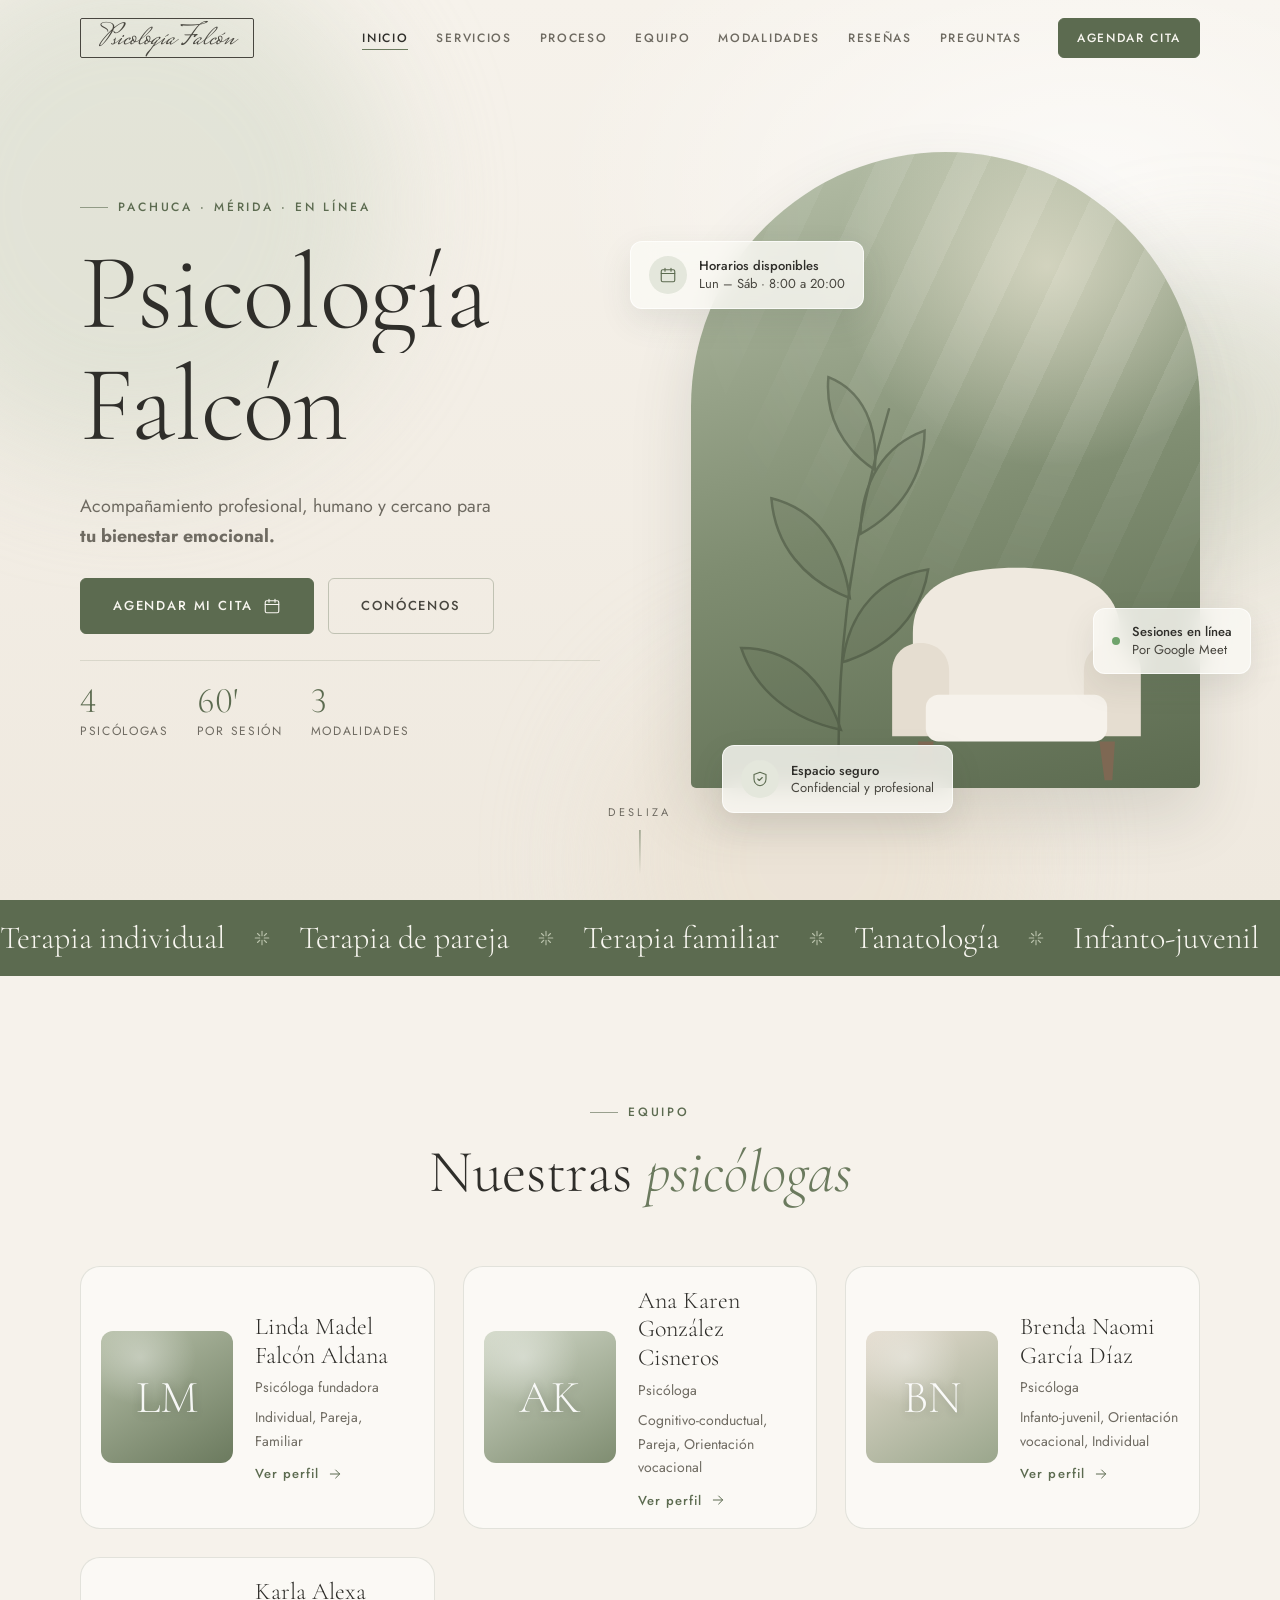
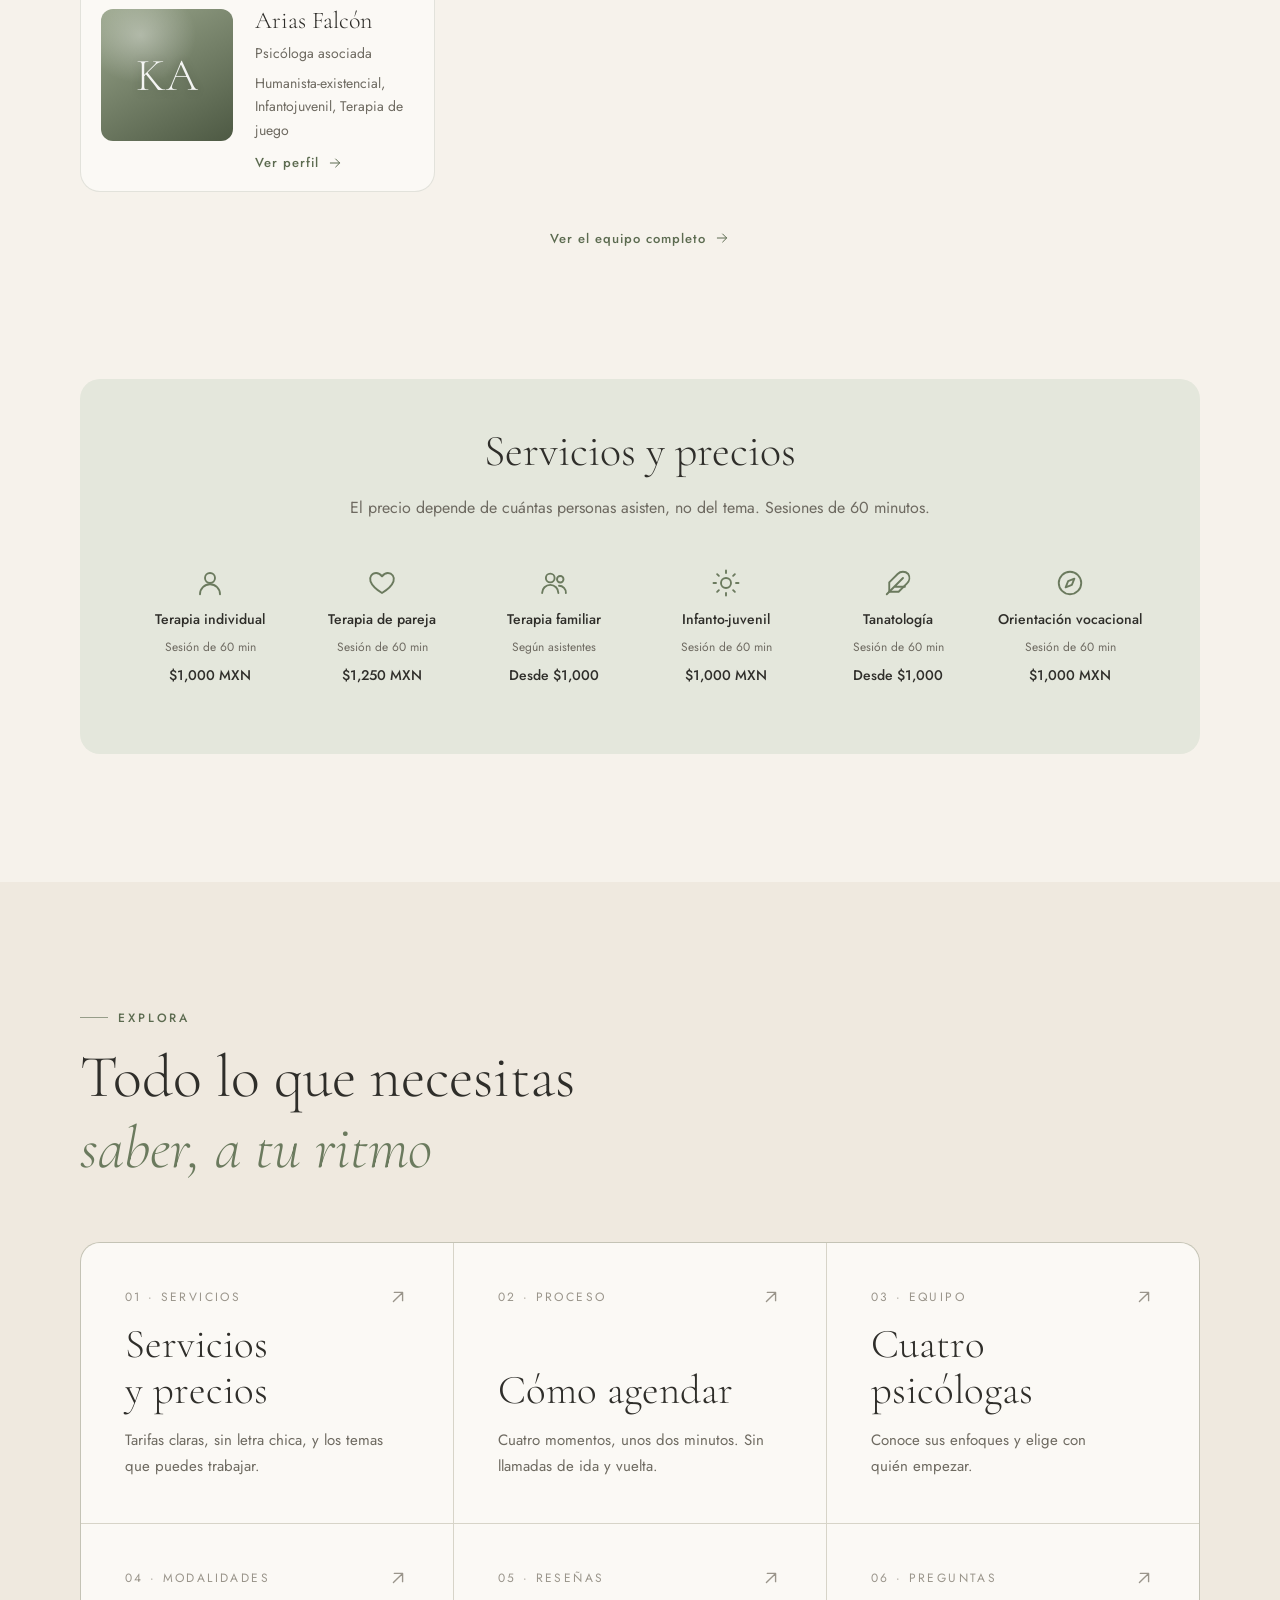
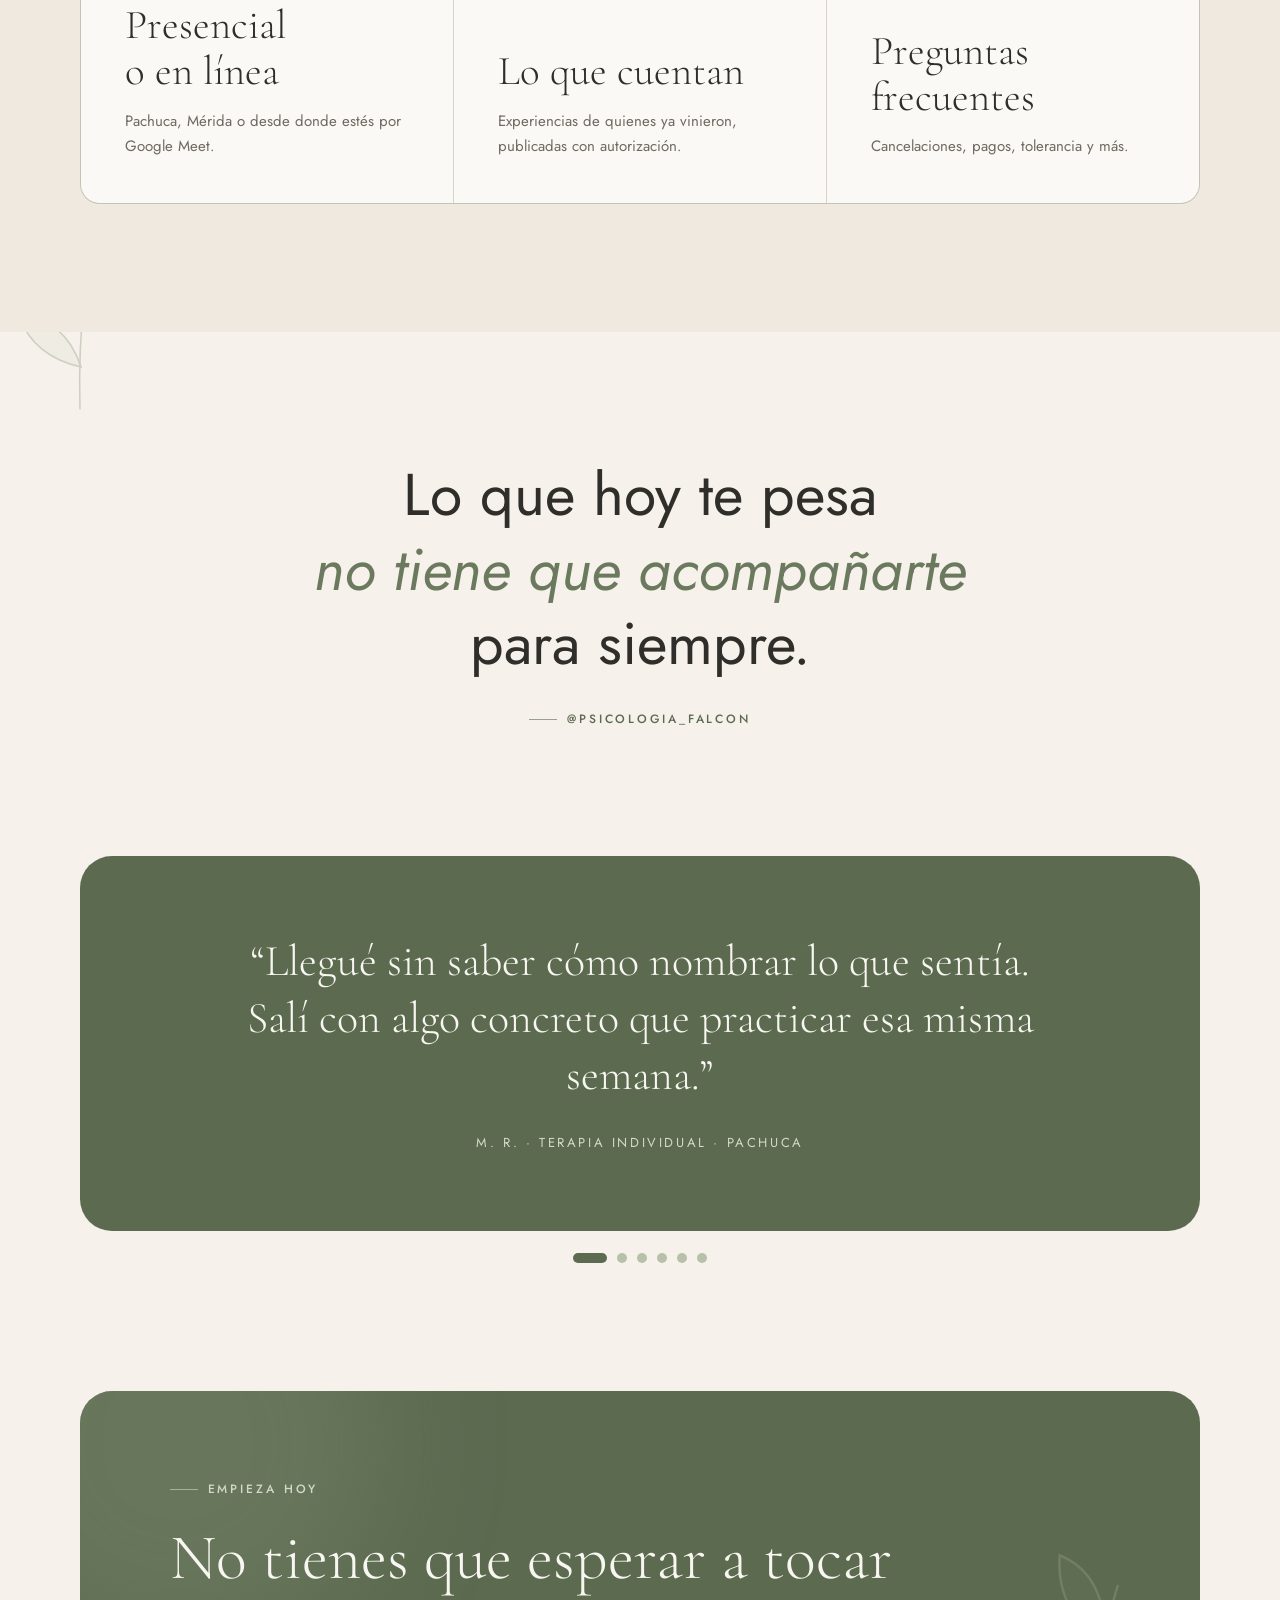
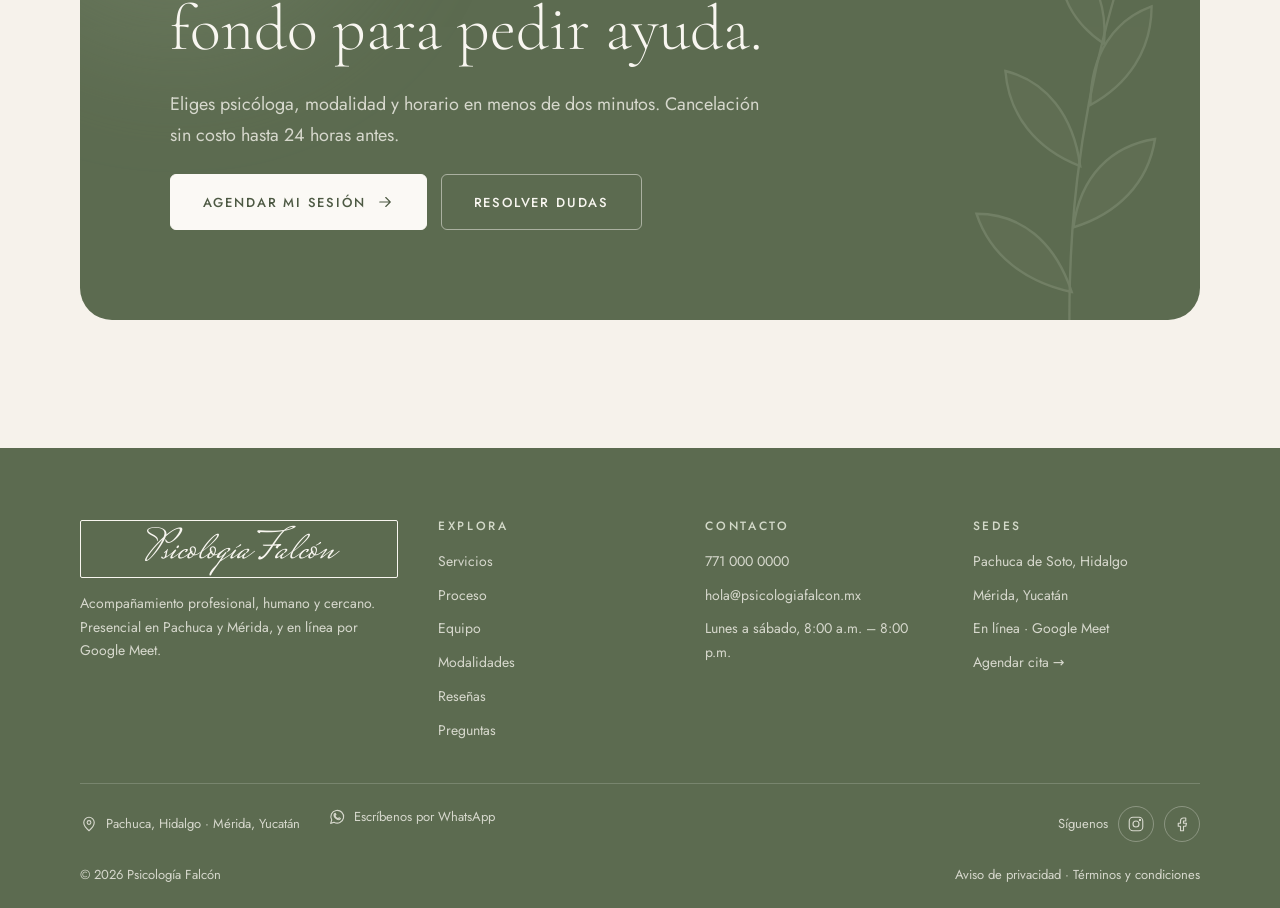
<file: index.html>
<!DOCTYPE html>
<html lang="es">
<head>
<meta charset="utf-8">
<meta name="viewport" content="width=device-width, initial-scale=1">
<title>Psicología Falcón · Terapia en Pachuca, Mérida y en línea</title>
<meta name="description" content="Acompañamiento psicológico profesional, humano y cercano. Terapia presencial en Pachuca y Mérida, o en línea por Google Meet.">
<meta name="theme-color" content="#5C6B50">
<link rel="stylesheet" href="css/styles.css">
</head>
<body data-page="inicio">
<div data-site-header></div>

<main>
  <!-- HERO -->
  <section class="hero">
    <div class="blob blob--1" data-parallax="0.12"></div>
    <div class="blob blob--2" data-parallax="-0.08"></div>
    <div class="blob blob--3"></div>
    <div class="container hero__grid">
      <div class="hero__copy">
        <span class="eyebrow" data-reveal>Pachuca · Mérida · En línea</span>
        <h1 class="hero__title" data-split>Psicología<br>Falcón</h1>
        <p class="lead" data-reveal style="--d:300ms">
          Acompañamiento profesional, humano y cercano para
          <span class="hero__rotator" aria-live="polite"><span class="is-active"><b>tu bienestar emocional.</b></span><span><b>tu pareja.</b></span><span><b>tu familia.</b></span><span><b>tus hijos.</b></span><span><b>tus duelos.</b></span></span>
        </p>
        <div class="hero__actions" data-reveal style="--d:420ms">
          <a class="btn btn--lg" href="agendar.html" data-magnetic>Agendar mi cita <i data-icon="calendar"></i></a>
          <a class="btn btn--ghost btn--lg" href="equipo.html">Conócenos</a>
        </div>
        <div class="hero__meta" data-reveal style="--d:540ms">
          <div><strong data-count="4">4</strong><span>Psicólogas</span></div>
          <div><strong data-count="60" data-suffix="'">60'</strong><span>Por sesión</span></div>
          <div><strong data-count="3">3</strong><span>Modalidades</span></div>
        </div>
      </div>

      <div class="hero__art" data-hero-art data-reveal="zoom" style="--d:200ms">
        <div class="arch" data-depth="-10">
          <svg class="arch__chair" viewBox="0 0 220 200" aria-hidden="true">
            <path d="M30 80c0-30 22-50 80-50s80 20 80 50v60H30Z" fill="#EFE9DF"/>
            <path d="M14 110c0-14 10-22 22-22s22 8 22 22v50H14Z" fill="#E5DDD0"/>
            <path d="M162 110c0-14 10-22 22-22s22 8 22 22v50h-44Z" fill="#E5DDD0"/>
            <rect x="40" y="128" width="140" height="36" rx="10" fill="#F6F2EB"/>
            <path d="M34 164h12l-4 30h-6Zm140 0h12l-2 30h-6Z" fill="#7E6853"/>
          </svg>
          <div class="arch__plant" data-leaf></div>
        </div>
        <div class="float-card float-card--a" data-depth="18">
          <span class="dot"><i data-icon="calendar"></i></span>
          <span><strong>Horarios disponibles</strong>Lun – Sáb · 8:00 a 20:00</span>
        </div>
        <div class="float-card float-card--b" data-depth="26">
          <span class="pulse"></span>
          <span><strong>Sesiones en línea</strong>Por Google Meet</span>
        </div>
        <div class="float-card float-card--c" data-depth="12">
          <span class="dot"><i data-icon="shield"></i></span>
          <span><strong>Espacio seguro</strong>Confidencial y profesional</span>
        </div>
      </div>
    </div>
    <div class="scroll-cue" aria-hidden="true">Desliza<i></i></div>
  </section>

  <!-- MARQUESINA -->
  <div class="marquee" aria-hidden="true">
    <div class="marquee__track">
      <span class="marquee__item">Terapia individual <i data-icon="sparkle"></i></span>
      <span class="marquee__item">Terapia de pareja <i data-icon="sparkle"></i></span>
      <span class="marquee__item">Terapia familiar <i data-icon="sparkle"></i></span>
      <span class="marquee__item">Tanatología <i data-icon="sparkle"></i></span>
      <span class="marquee__item">Infanto-juvenil <i data-icon="sparkle"></i></span>
      <span class="marquee__item">Orientación vocacional <i data-icon="sparkle"></i></span>
      <span class="marquee__item">Perfiles psicológicos <i data-icon="sparkle"></i></span>
    </div>
  </div>

  <!-- PSICÓLOGAS -->
  <section class="section">
    <div class="container">
      <div class="section-head section-head--center">
        <span class="eyebrow" data-reveal>Equipo</span>
        <h2 class="title" data-split>Nuestras <em>psicólogas</em></h2>
      </div>
      <div class="grid grid--2" style="margin-top:56px" id="team-preview" data-stagger="100"></div>
      <div style="margin-top:32px;text-align:center" data-reveal>
        <a class="link-arrow" href="equipo.html">Ver el equipo completo <i data-icon="arrow"></i></a>
      </div>
    </div>
  </section>

  <!-- SERVICIOS Y PRECIOS -->
  <section class="section" style="padding-top:0">
    <div class="container">
      <div class="price-band" data-reveal="zoom">
        <div class="section-head section-head--center">
          <h2 class="title" style="font-size:clamp(30px,3.6vw,44px)">Servicios y precios</h2>
          <p class="muted">El precio depende de cuántas personas asisten, no del tema. Sesiones de 60 minutos.</p>
        </div>
        <div class="price-row" data-stagger="70">
          <a class="price-item" href="servicios.html"><i data-icon="user"></i><strong>Terapia individual</strong><span>Sesión de 60 min</span><strong>$1,000 MXN</strong></a>
          <a class="price-item" href="servicios.html"><i data-icon="heart"></i><strong>Terapia de pareja</strong><span>Sesión de 60 min</span><strong>$1,250 MXN</strong></a>
          <a class="price-item" href="servicios.html"><i data-icon="users"></i><strong>Terapia familiar</strong><span>Según asistentes</span><strong>Desde $1,000</strong></a>
          <a class="price-item" href="servicios.html"><i data-icon="sun"></i><strong>Infanto-juvenil</strong><span>Sesión de 60 min</span><strong>$1,000 MXN</strong></a>
          <a class="price-item" href="servicios.html"><i data-icon="feather"></i><strong>Tanatología</strong><span>Sesión de 60 min</span><strong>Desde $1,000</strong></a>
          <a class="price-item" href="servicios.html"><i data-icon="compass"></i><strong>Orientación vocacional</strong><span>Sesión de 60 min</span><strong>$1,000 MXN</strong></a>
        </div>
      </div>
    </div>
  </section>

  <!-- EXPLORA (una entrada por página del navbar) -->
  <section class="section section--alt">
    <div class="container">
      <div class="section-head">
        <span class="eyebrow" data-reveal>Explora</span>
        <h2 class="title" data-split>Todo lo que necesitas<br><em>saber, a tu ritmo</em></h2>
      </div>
      <div class="explore" style="margin-top:56px" data-reveal>
        <a href="servicios.html"><div class="explore__top"><span>01 · Servicios</span><i data-icon="arrow-up-right"></i></div><div class="stack"><h3>Servicios y precios</h3><p>Tarifas claras, sin letra chica, y los temas que puedes trabajar.</p></div></a>
        <a href="proceso.html"><div class="explore__top"><span>02 · Proceso</span><i data-icon="arrow-up-right"></i></div><div class="stack"><h3>Cómo agendar</h3><p>Cuatro momentos, unos dos minutos. Sin llamadas de ida y vuelta.</p></div></a>
        <a href="equipo.html"><div class="explore__top"><span>03 · Equipo</span><i data-icon="arrow-up-right"></i></div><div class="stack"><h3>Cuatro psicólogas</h3><p>Conoce sus enfoques y elige con quién empezar.</p></div></a>
        <a href="modalidades.html"><div class="explore__top"><span>04 · Modalidades</span><i data-icon="arrow-up-right"></i></div><div class="stack"><h3>Presencial o en línea</h3><p>Pachuca, Mérida o desde donde estés por Google Meet.</p></div></a>
        <a href="resenas.html"><div class="explore__top"><span>05 · Reseñas</span><i data-icon="arrow-up-right"></i></div><div class="stack"><h3>Lo que cuentan</h3><p>Experiencias de quienes ya vinieron, publicadas con autorización.</p></div></a>
        <a href="preguntas.html"><div class="explore__top"><span>06 · Preguntas</span><i data-icon="arrow-up-right"></i></div><div class="stack"><h3>Preguntas frecuentes</h3><p>Cancelaciones, pagos, tolerancia y más.</p></div></a>
      </div>
    </div>
  </section>

  <!-- FRASE -->
  <section class="section" style="overflow:hidden">
    <div class="leaf-deco" data-leaf data-parallax="0.1" style="width:220px;left:-30px;top:10%"></div>
    <div class="leaf-deco" data-leaf data-parallax="-0.08" style="width:180px;right:-20px;bottom:0;transform:scaleX(-1)"></div>
    <div class="container" style="text-align:center;max-width:960px">
      <p class="title" data-split style="font-size:clamp(32px,4.6vw,60px);line-height:1.2">Lo que hoy te pesa<br><em style="font-style:italic;color:var(--sage-600)">no tiene que acompañarte</em><br>para siempre.</p>
      <p class="eyebrow" data-reveal style="margin-top:28px;justify-content:center">@psicologia_falcon</p>
    </div>
  </section>

  <!-- RESEÑAS (carrusel) -->
  <section class="section" style="padding-top:0">
    <div class="container">
      <div class="carousel" data-reveal data-carousel>
        <div class="carousel__viewport"><div class="carousel__track" id="review-track"></div></div>
        <div class="carousel__dots" id="review-dots"></div>
      </div>
    </div>
  </section>

  <!-- CTA -->
  <section class="section" style="padding-top:0">
    <div class="container">
      <div class="cta-band" data-reveal="zoom">
        <div class="blob" style="width:420px;height:420px;background:var(--sage-500);top:-30%;left:-10%"></div>
        <div class="leaf-deco" data-leaf></div>
        <span class="eyebrow" style="color:var(--sage-200)">Empieza hoy</span>
        <h2>No tienes que esperar a tocar fondo para pedir ayuda.</h2>
        <p>Eliges psicóloga, modalidad y horario en menos de dos minutos. Cancelación sin costo hasta 24 horas antes.</p>
        <div class="hero__actions">
          <a class="btn btn--light btn--lg" href="agendar.html" data-magnetic>Agendar mi sesión <i data-icon="arrow"></i></a>
          <a class="btn btn--outline-light btn--lg" href="preguntas.html">Resolver dudas</a>
        </div>
      </div>
    </div>
  </section>
</main>

<div data-site-footer></div>

<script src="js/data.js"></script>
<script>
  // Vista previa del equipo y carrusel de reseñas (antes de main.js para que se animen)
  document.getElementById('team-preview').innerHTML = PF.TEAM.map(t =>
    '<a class="card team-card" href="equipo.html#' + t.id + '" data-tilt>' +
      '<div class="avatar" style="--av:' + t.av + '"><span>' + PF.initials(t.name) + '</span></div>' +
      '<div class="stack" style="gap:6px"><h3>' + t.name + '</h3>' +
      '<span class="small muted">' + t.role + '</span>' +
      '<span class="small muted">' + t.areas.slice(0, 3).join(', ') + '</span>' +
      '<span class="link-arrow small" style="margin-top:6px">Ver perfil <i data-icon="arrow"></i></span></div>' +
    '</a>').join('');

  const track = document.getElementById('review-track'), dots = document.getElementById('review-dots');
  track.innerHTML = PF.REVIEWS.map(r =>
    '<div class="carousel__slide"><blockquote>“' + r.quote + '”</blockquote><span>' + r.author + ' · ' + r.detail + '</span></div>').join('');
  dots.innerHTML = PF.REVIEWS.map((_, i) => '<button aria-label="Reseña ' + (i + 1) + '"></button>').join('');
  let cur = 0, timer;
  const go = (i) => {
    cur = (i + PF.REVIEWS.length) % PF.REVIEWS.length;
    track.style.transform = 'translateX(' + (-cur * 100) + '%)';
    [...dots.children].forEach((d, j) => d.setAttribute('aria-current', String(j === cur)));
  };
  const auto = () => { clearInterval(timer); timer = setInterval(() => go(cur + 1), 5200); };
  [...dots.children].forEach((d, i) => d.addEventListener('click', () => { go(i); auto(); }));
  let sx = null;
  track.addEventListener('pointerdown', e => { sx = e.clientX; });
  track.addEventListener('pointerup', e => { if (sx !== null && Math.abs(e.clientX - sx) > 40) { go(cur + (e.clientX < sx ? 1 : -1)); auto(); } sx = null; });
  go(0); auto();
</script>
<script src="js/main.js"></script>
</body>
</html>
</file>
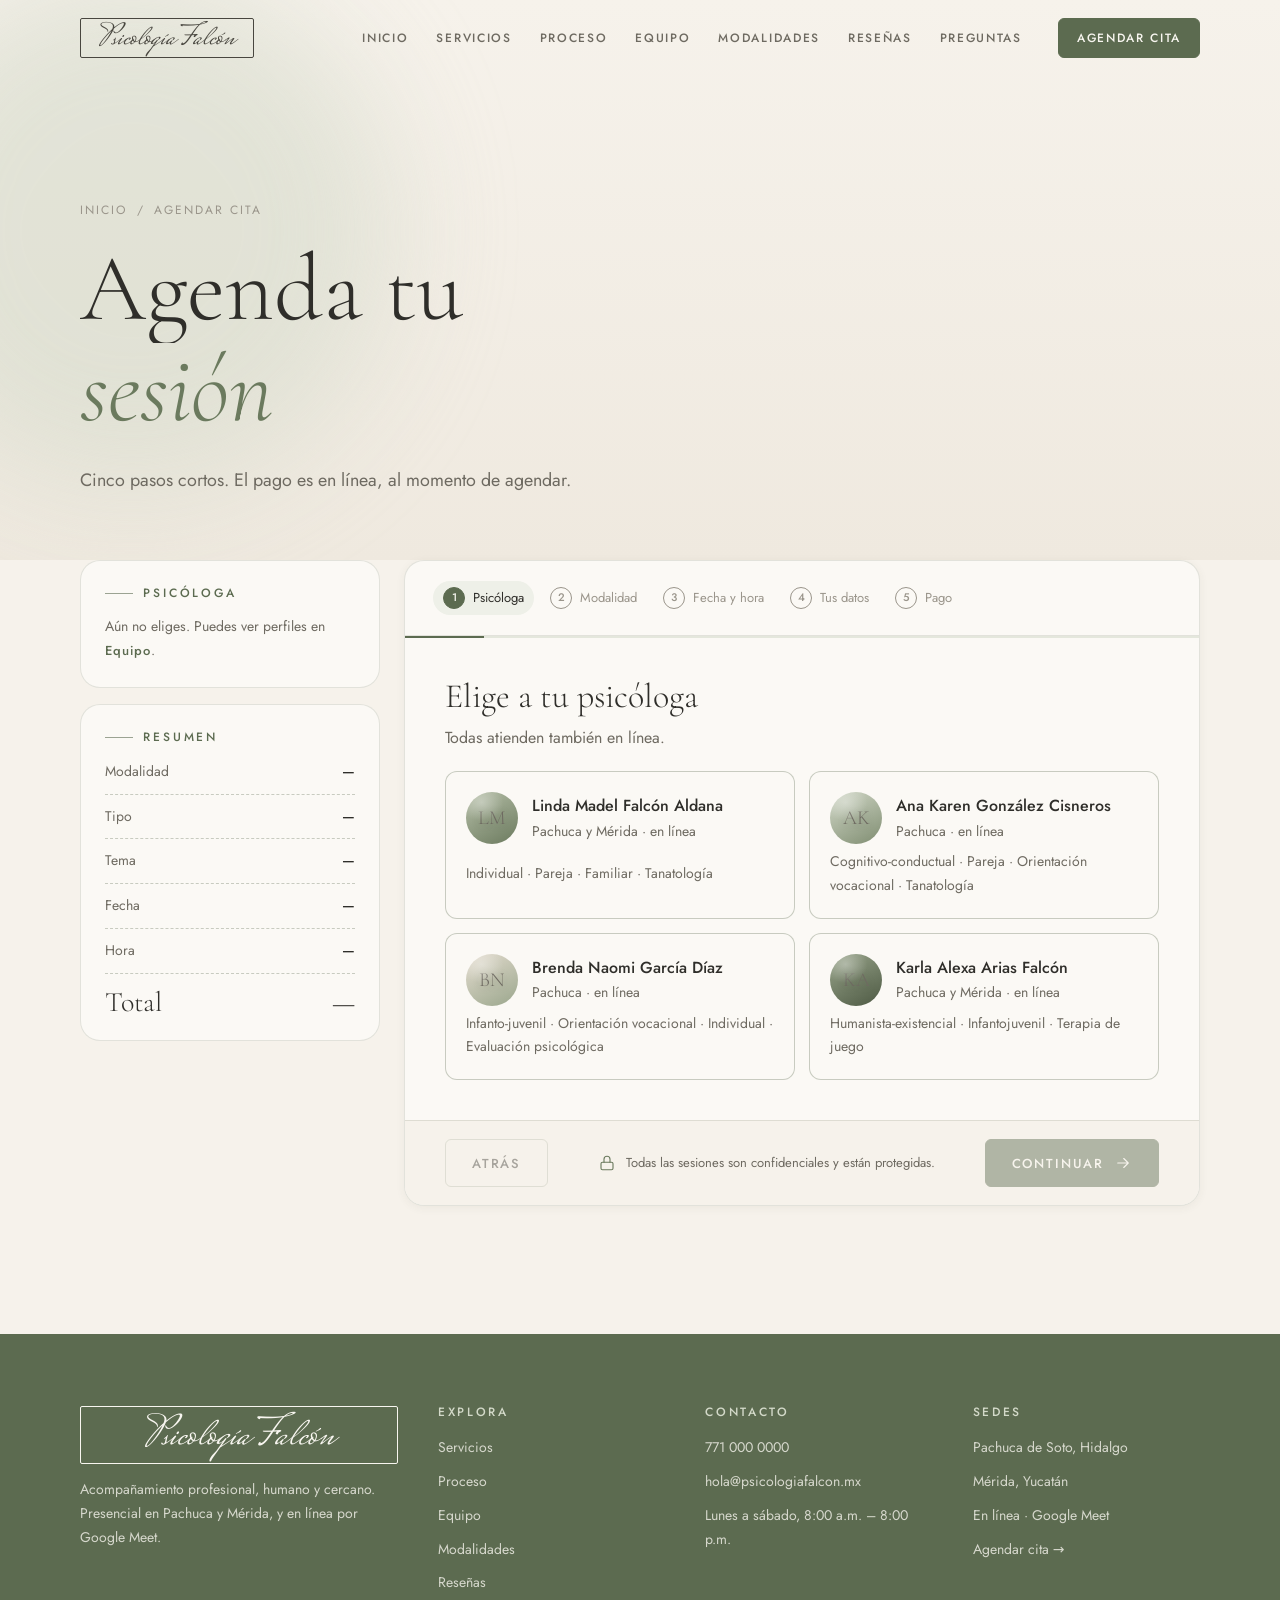
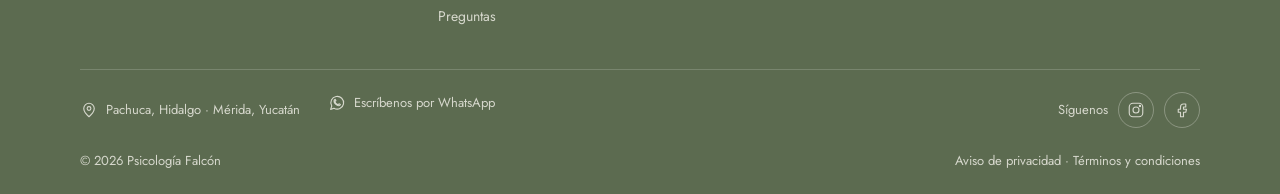
<file: agendar.html>
<!DOCTYPE html>
<html lang="es">
<head>
<meta charset="utf-8">
<meta name="viewport" content="width=device-width, initial-scale=1">
<title>Agendar cita · Psicología Falcón</title>
<meta name="description" content="Agenda tu sesión con Psicología Falcón: elige psicóloga, modalidad, fecha y hora.">
<meta name="theme-color" content="#5C6B50">
<link rel="stylesheet" href="css/styles.css">
</head>
<body data-page="agendar">
<div data-site-header></div>

<main>
  <section class="page-hero" style="padding-bottom:clamp(40px,5vw,64px)">
    <div class="blob blob--1" data-parallax="0.1"></div>
    <div class="container">
      <nav class="breadcrumb" data-reveal><a href="index.html">Inicio</a><span>/</span><span>Agendar cita</span></nav>
      <h1 data-split>Agenda tu<br><em>sesión</em></h1>
      <p class="lead" data-reveal style="--d:300ms">Cinco pasos cortos. El pago es en línea, al momento de agendar.</p>
    </div>
  </section>

  <section class="section" style="padding-top:0">
    <div class="container">
      <div class="booking" data-reveal>
        <aside class="booking__aside">
          <div class="card summary-card" id="aside-psy"></div>
          <div class="card summary-card">
            <span class="eyebrow">Resumen</span>
            <dl id="summary"></dl>
            <div class="total"><span>Total</span><span id="total">—</span></div>
          </div>
        </aside>

        <div class="booking__panel">
          <ol class="booking__steps" id="steps" style="margin:0"></ol>
          <div class="booking__progress"><div id="progress"></div></div>
          <div class="booking__body" id="pane"></div>
          <div class="booking__foot" id="foot"></div>
        </div>
      </div>
    </div>
  </section>
</main>

<div data-site-footer></div>
<script src="js/data.js"></script>
<script src="js/main.js"></script>
<script src="js/booking.js"></script>
</body>
</html>
</file>
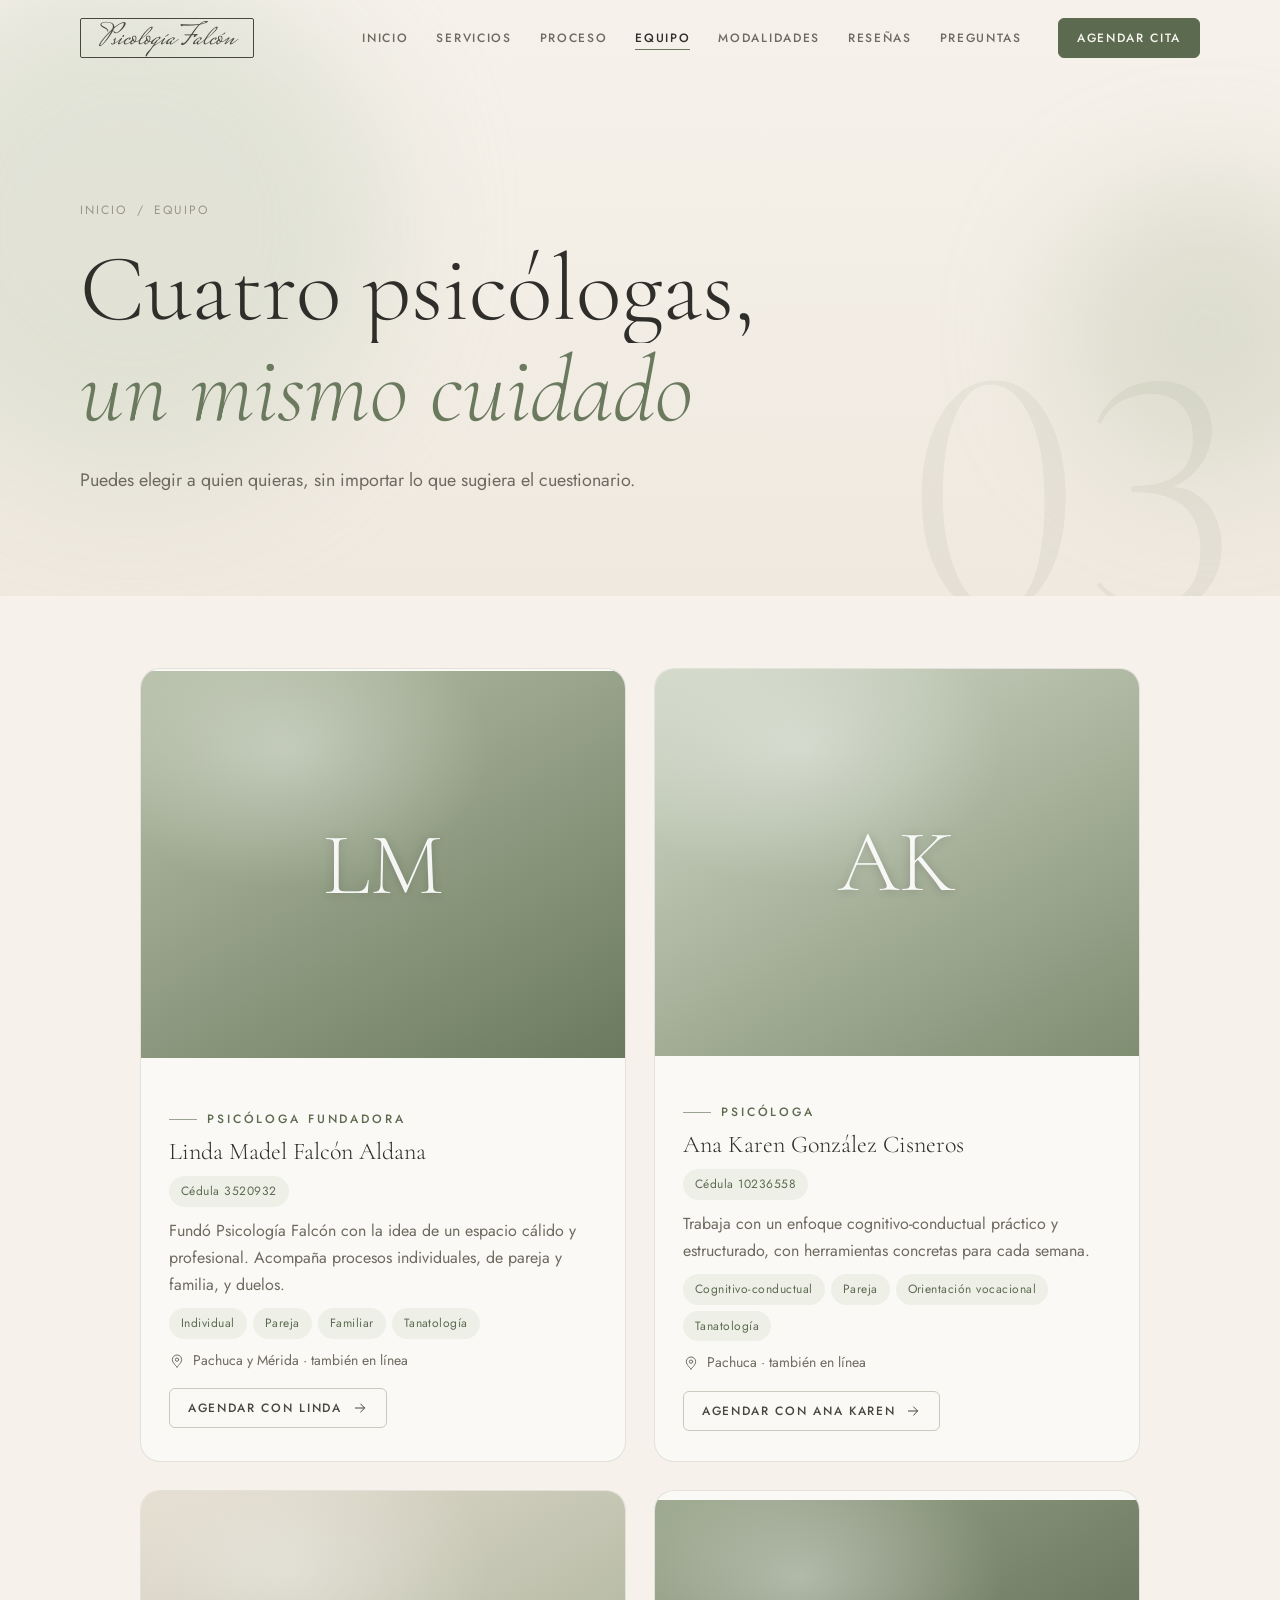
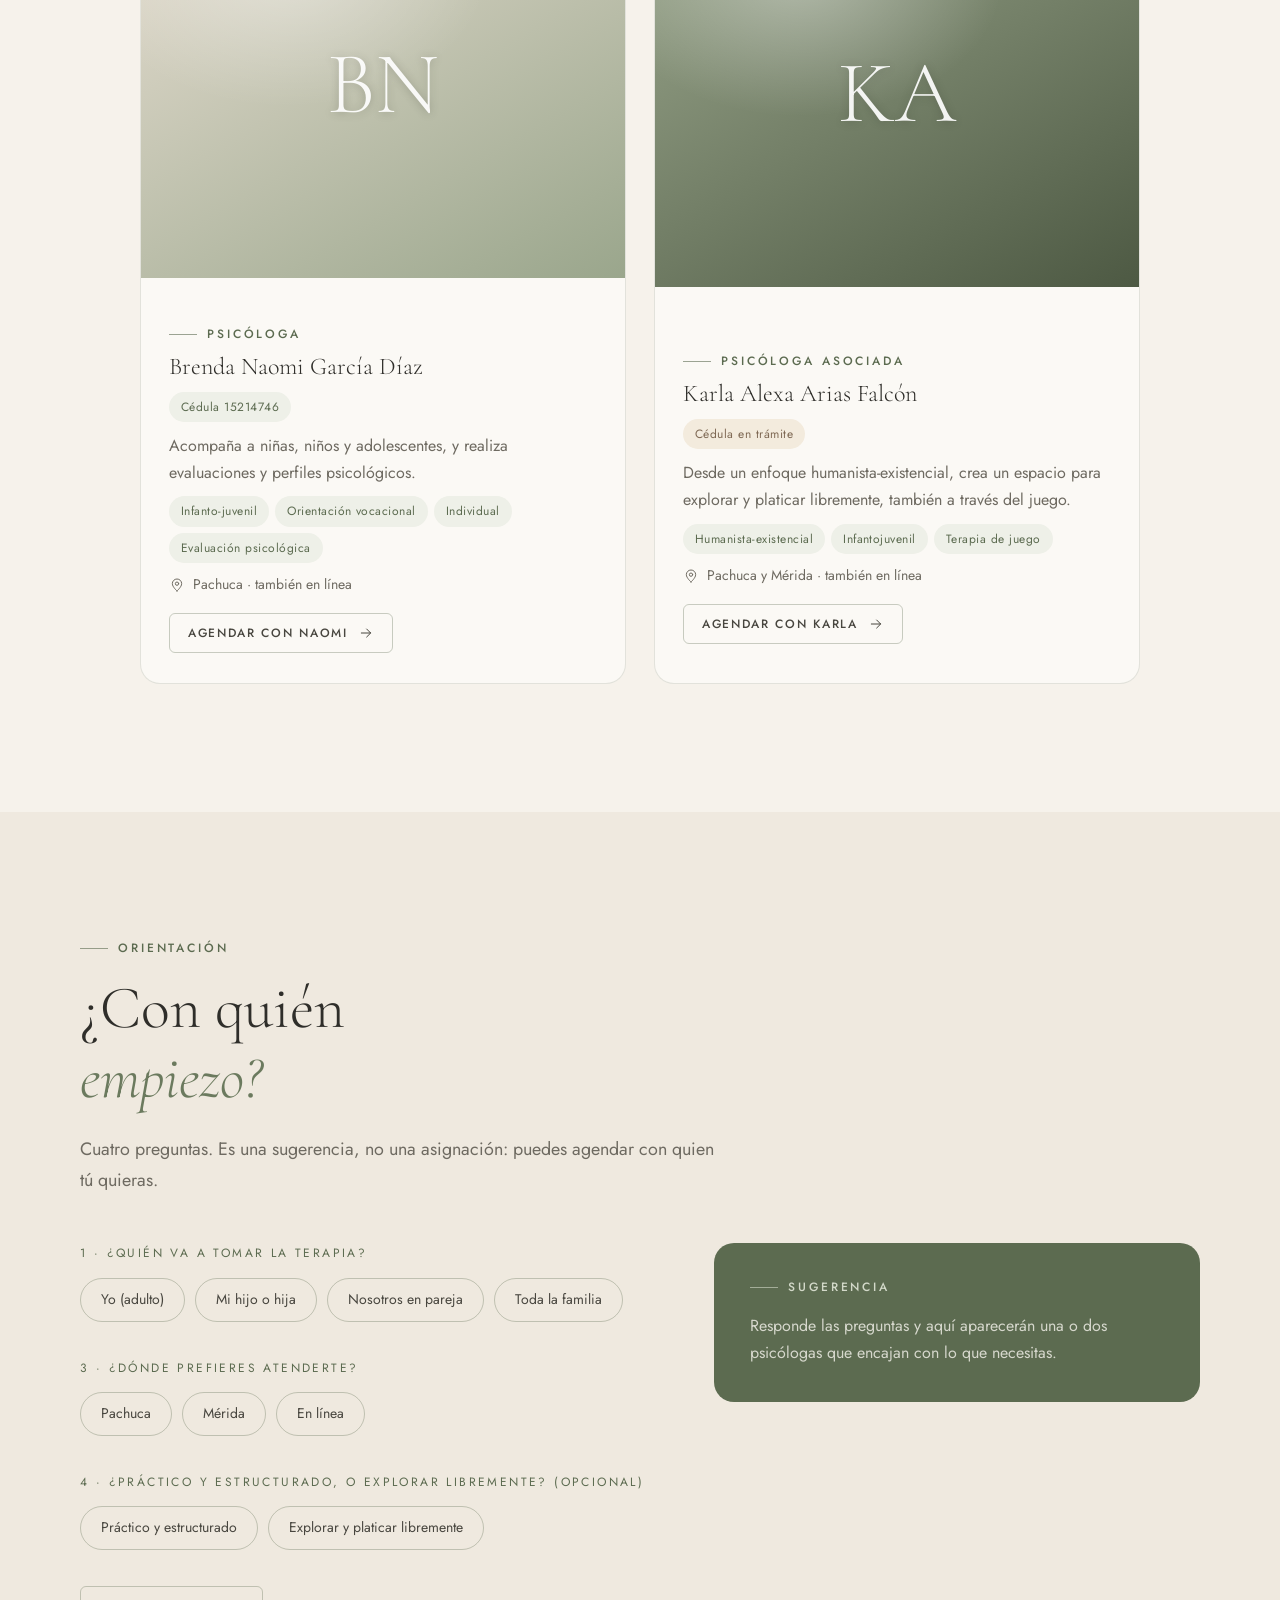
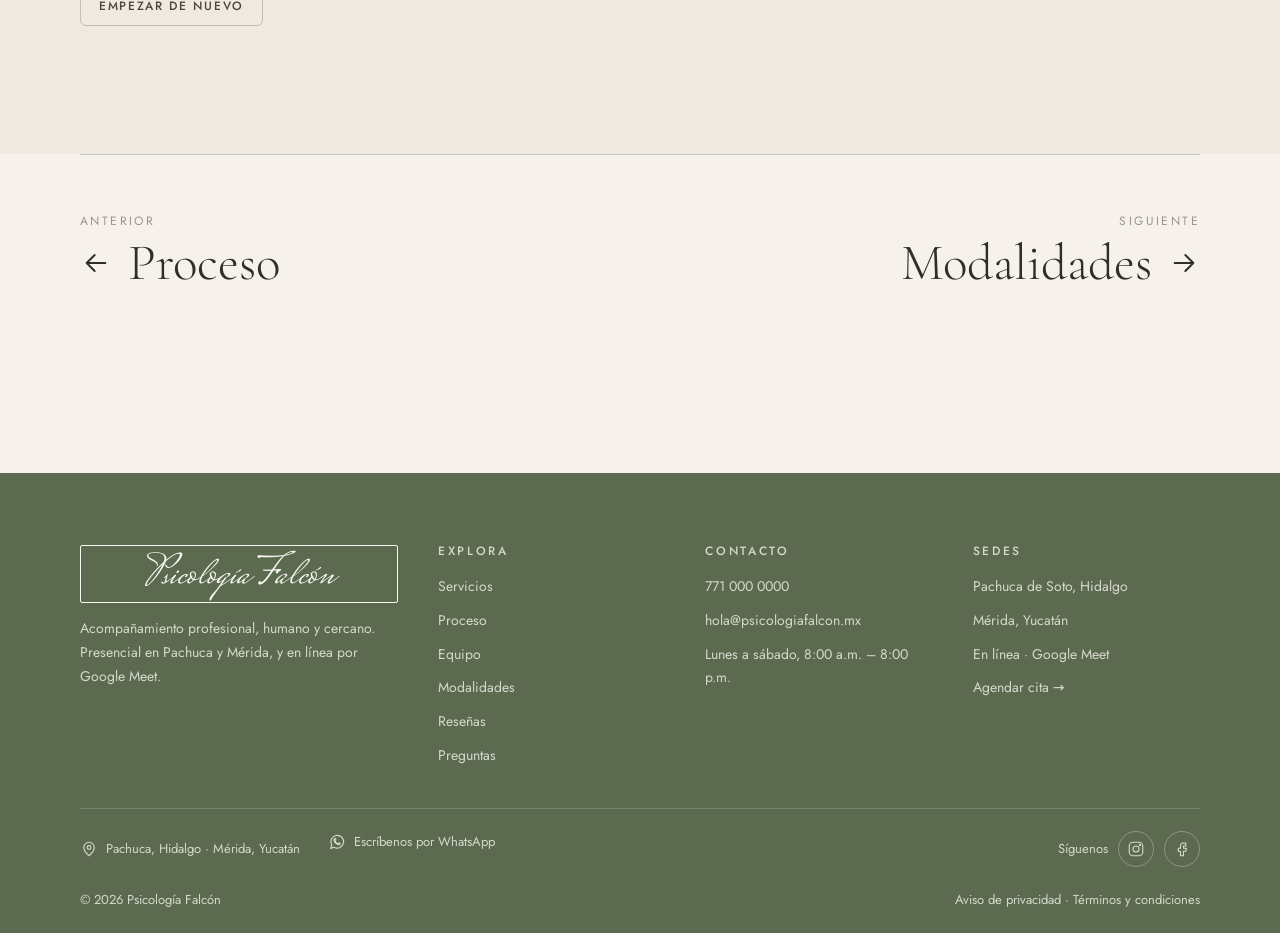
<file: equipo.html>
<!DOCTYPE html>
<html lang="es">
<head>
<meta charset="utf-8">
<meta name="viewport" content="width=device-width, initial-scale=1">
<title>Equipo · Psicología Falcón</title>
<meta name="description" content="Conoce a las cuatro psicólogas de Psicología Falcón y encuentra con quién empezar.">
<meta name="theme-color" content="#5C6B50">
<link rel="stylesheet" href="css/styles.css">
</head>
<body data-page="equipo">
<div data-site-header></div>

<main>
  <section class="page-hero">
    <div class="blob blob--1" data-parallax="0.1"></div>
    <div class="blob blob--3"></div>
    <div class="container">
      <nav class="breadcrumb" data-reveal><a href="index.html">Inicio</a><span>/</span><span>Equipo</span></nav>
      <h1 data-split>Cuatro psicólogas,<br><em>un mismo cuidado</em></h1>
      <p class="lead" data-reveal style="--d:300ms">Puedes elegir a quien quieras, sin importar lo que sugiera el cuestionario.</p>
    </div>
    <span class="page-hero__num" data-parallax="-0.15">03</span>
  </section>

  <section class="section" style="padding-top:clamp(40px,6vw,72px)">
    <div class="container">
      <div class="grid grid--2" id="team" data-stagger="110" style="max-width:1000px;margin-inline:auto"></div>
    </div>
  </section>

  <!-- QUIZ -->
  <section class="section section--alt" id="quiz">
    <div class="container">
      <div class="section-head">
        <span class="eyebrow" data-reveal>Orientación</span>
        <h2 class="title" data-split>¿Con quién<br><em>empiezo?</em></h2>
        <p class="lead" data-reveal>Cuatro preguntas. Es una sugerencia, no una asignación: puedes agendar con quien tú quieras.</p>
      </div>
      <div class="quiz" style="margin-top:48px">
        <div class="stack" style="gap:36px" id="quiz-qs" data-reveal></div>
        <aside class="quiz__result" data-reveal="right" aria-live="polite">
          <span class="eyebrow" style="color:var(--sage-200)">Sugerencia</span>
          <div id="quiz-out" class="stack"></div>
        </aside>
      </div>
    </div>
  </section>

  <section class="section" style="padding-top:0">
    <div class="container">
      <div class="next-page">
        <a class="prev" href="proceso.html"><small>Anterior</small><strong><i data-icon="arrow"></i>Proceso</strong></a>
        <a class="next" href="modalidades.html"><small>Siguiente</small><strong>Modalidades<i data-icon="arrow"></i></strong></a>
      </div>
    </div>
  </section>
</main>

<div data-site-footer></div>
<script src="js/data.js"></script>
<script>
  document.getElementById('team').innerHTML = PF.TEAM.map(t =>
    '<article class="card team-card team-card--full" id="' + t.id + '" data-tilt>' +
      '<div class="avatar" style="--av:' + t.av + '"><span>' + PF.initials(t.name) + '</span></div>' +
      '<div class="team-card__body">' +
        '<span class="eyebrow">' + t.role + '</span>' +
        '<h3>' + t.name + '</h3>' +
        '<span class="tag' + (t.cedula ? '' : ' tag--warn') + '" style="justify-self:start">' + (t.cedula ? 'Cédula ' + t.cedula : 'Cédula en trámite') + '</span>' +
        '<p>' + t.bio + '</p>' +
        '<div class="tags">' + t.areas.map(a => '<span class="tag">' + a + '</span>').join('') + '</div>' +
        '<span class="small muted" style="display:flex;gap:8px;align-items:center"><i data-icon="map-pin"></i>' + t.sedes.join(' y ') + ' · también en línea</span>' +
        '<a class="btn btn--ghost btn--sm" style="justify-self:start;margin-top:6px" href="agendar.html?psicologa=' + t.id + '">Agendar con ' + t.first + ' <i data-icon="arrow"></i></a>' +
      '</div>' +
    '</article>').join('');
</script>
<script src="js/main.js"></script>
<script>
  // Cuestionario de orientación
  (function () {
    const Q = [
      { n: 1, t: '1 · ¿Quién va a tomar la terapia?', o: ['Yo (adulto)', 'Mi hijo o hija', 'Nosotros en pareja', 'Toda la familia'] },
      { n: 2, t: '2 · ¿Qué te gustaría trabajar?', o: ['Ansiedad / estrés / autoestima', 'Duelo o pérdida', 'Orientación vocacional', 'Evaluación psicológica', 'No estoy seguro'], onlyIf: s => s[1] === 'Yo (adulto)' },
      { n: 3, t: '3 · ¿Dónde prefieres atenderte?', o: ['Pachuca', 'Mérida', 'En línea'] },
      { n: 4, t: '4 · ¿Práctico y estructurado, o explorar libremente? (opcional)', o: ['Práctico y estructurado', 'Explorar y platicar libremente'] }
    ];
    const s = { 1: null, 2: null, 3: null, 4: null };
    const qs = document.getElementById('quiz-qs'), out = document.getElementById('quiz-out');

    function match() {
      if (!s[1] && !s[3]) return [];
      const score = { linda: 0, anakaren: 0, naomi: 0, karla: 0 }, why = {};
      const add = (id, n, w) => { score[id] += n; if (w && !why[id]) why[id] = w; };
      if (s[1] === 'Mi hijo o hija') { add('naomi', 2, 'Trabaja con infancia y adolescencia'); add('karla', 2, 'Terapia de juego e infantojuvenil'); }
      if (s[1] === 'Nosotros en pareja') { add('linda', 2, 'Terapia de pareja'); add('anakaren', 2, 'Terapia de pareja'); }
      if (s[1] === 'Toda la familia') add('linda', 3, 'Terapia familiar');
      if (s[2] === 'Duelo o pérdida') { add('linda', 2, 'Tanatología'); add('anakaren', 2, 'Tanatología'); }
      if (s[2] === 'Orientación vocacional') { add('anakaren', 2, 'Orientación vocacional'); add('naomi', 2, 'Orientación vocacional'); }
      if (s[2] === 'Evaluación psicológica') add('naomi', 3, 'Evaluación psicológica');
      if (s[2] === 'Ansiedad / estrés / autoestima') { add('anakaren', 1, 'Enfoque cognitivo-conductual'); add('linda', 1, 'Terapia individual'); }
      if (s[3] === 'Pachuca') { add('naomi', 1); add('anakaren', 1); }
      if (s[3] === 'Mérida') { add('linda', 2, 'Atiende en Mérida'); add('karla', 2, 'Atiende en Mérida'); }
      if (s[3] === 'En línea') { add('linda', 1); add('karla', 1); }
      if (s[4] === 'Práctico y estructurado') add('anakaren', 1, 'Enfoque cognitivo-conductual');
      if (s[4] === 'Explorar y platicar libremente') { add('karla', 1, 'Enfoque humanista-existencial'); add('linda', 1, 'Acompañamiento'); }
      if (s[3] === 'Mérida') { score.anakaren = -1; score.naomi = -1; }
      const ranked = Object.keys(score).filter(k => score[k] > 0).sort((a, b) => score[b] - score[a]);
      if (!ranked.length) return [];
      const tied = ranked.filter(k => score[k] === score[ranked[0]]);
      return (tied.length > 1 ? tied : ranked).slice(0, 2).map(id => ({ id, why: why[id] || 'Coincide con lo que buscas' }));
    }

    function render() {
      qs.innerHTML = Q.filter(q => !q.onlyIf || q.onlyIf(s)).map(q =>
        '<div class="quiz__q"><p>' + q.t + '</p><div style="display:flex;flex-wrap:wrap;gap:10px">' +
        q.o.map(o => '<button class="chip" data-q="' + q.n + '" data-v="' + o + '" aria-pressed="' + (s[q.n] === o) + '">' + o + '</button>').join('') +
        '</div></div>').join('') +
        '<div><button class="btn btn--ghost btn--sm" data-reset>Empezar de nuevo</button></div>';
      const m = match();
      out.innerHTML = m.length
        ? m.map(x => { const t = PF.TEAM.find(p => p.id === x.id); return '<div class="card stack" style="gap:8px;padding:22px"><h3 style="font-size:24px">' + t.name + '</h3><p class="small">' + x.why + '</p><a class="btn btn--light btn--sm" style="justify-self:start" href="agendar.html?psicologa=' + t.id + '">Agendar con ' + t.first + '</a></div>'; }).join('') +
          '<p class="small" style="color:var(--text-inv-2)">Puedes ignorar esta sugerencia y elegir a cualquier otra psicóloga.</p>'
        : '<p style="color:var(--text-inv-2)">Responde las preguntas y aquí aparecerán una o dos psicólogas que encajan con lo que necesitas.</p>';
    }
    qs.addEventListener('click', e => {
      const b = e.target.closest('button');
      if (!b) return;
      if (b.hasAttribute('data-reset')) { Object.keys(s).forEach(k => s[k] = null); return render(); }
      const n = +b.dataset.q, v = b.dataset.v;
      s[n] = s[n] === v ? null : v;
      if (n === 1 && s[1] !== 'Yo (adulto)') s[2] = null;
      render();
    });
    render();
  })();
</script>
</body>
</html>
</file>
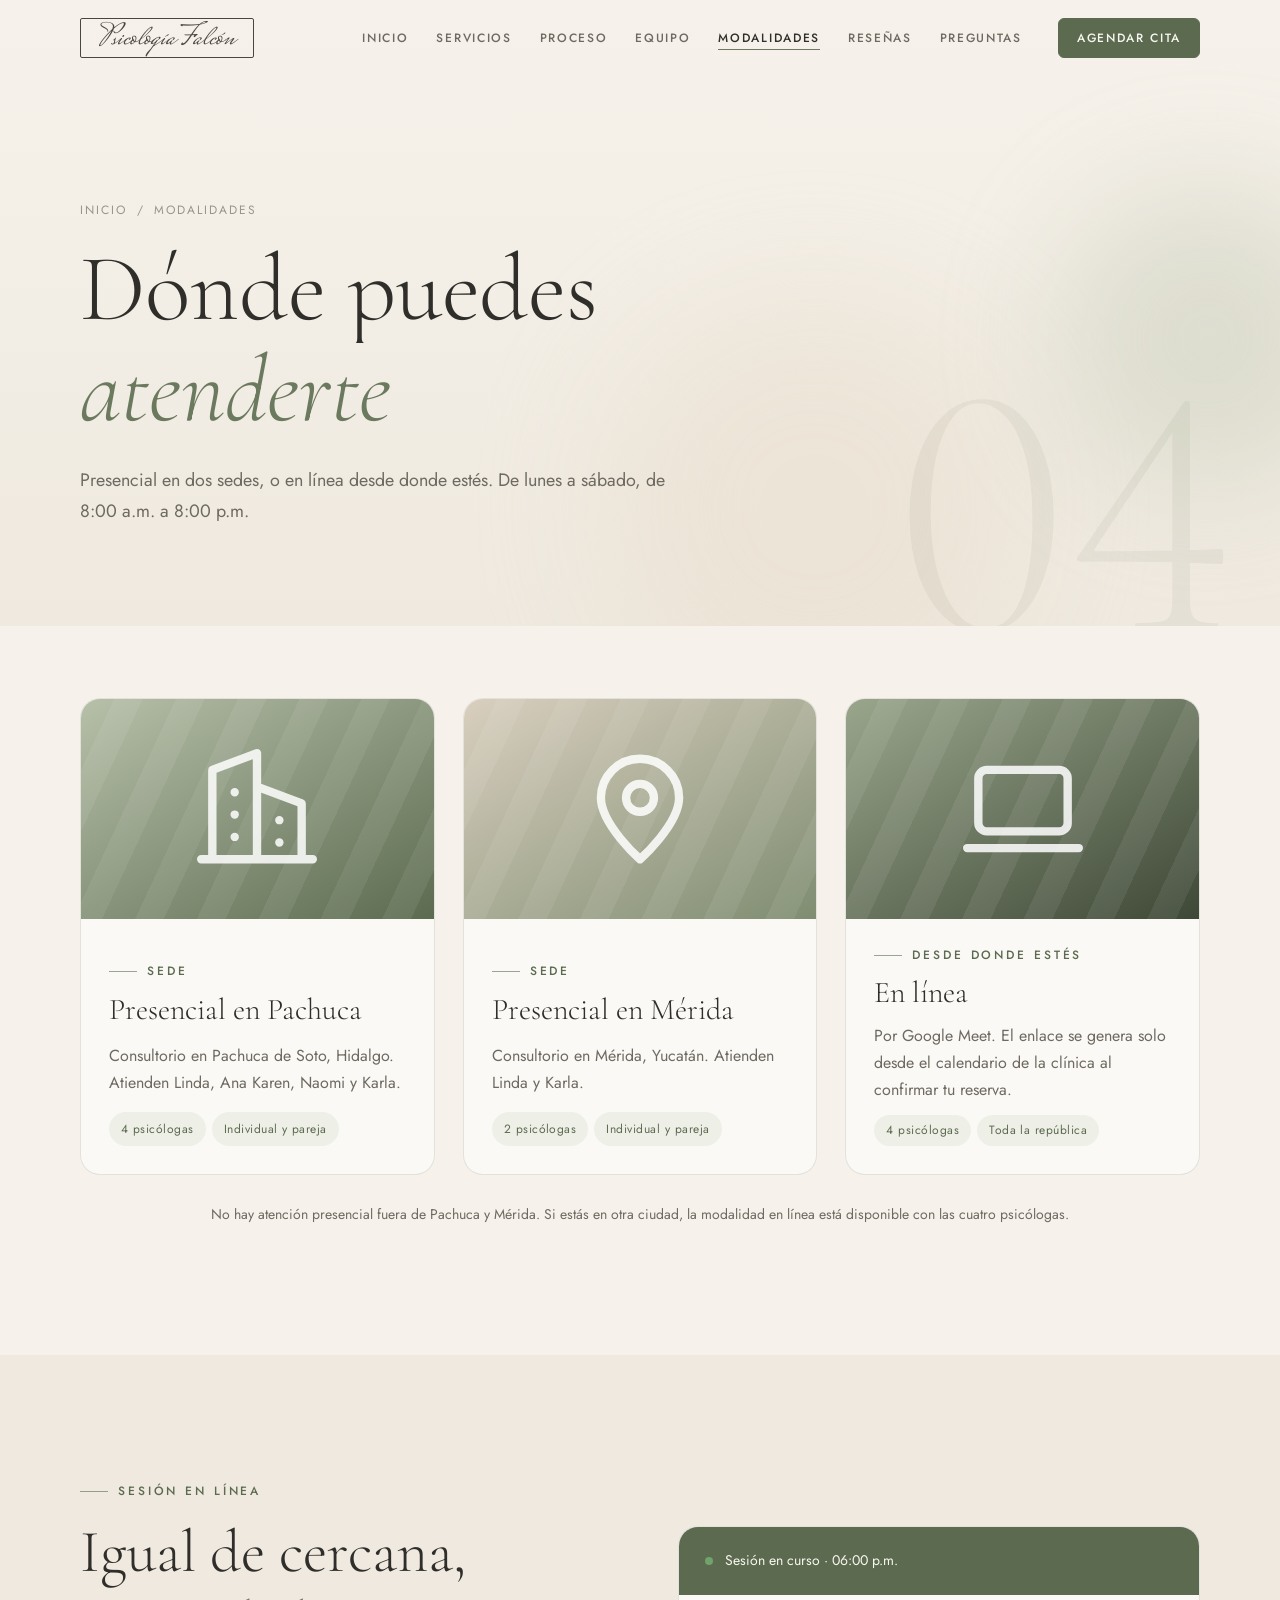
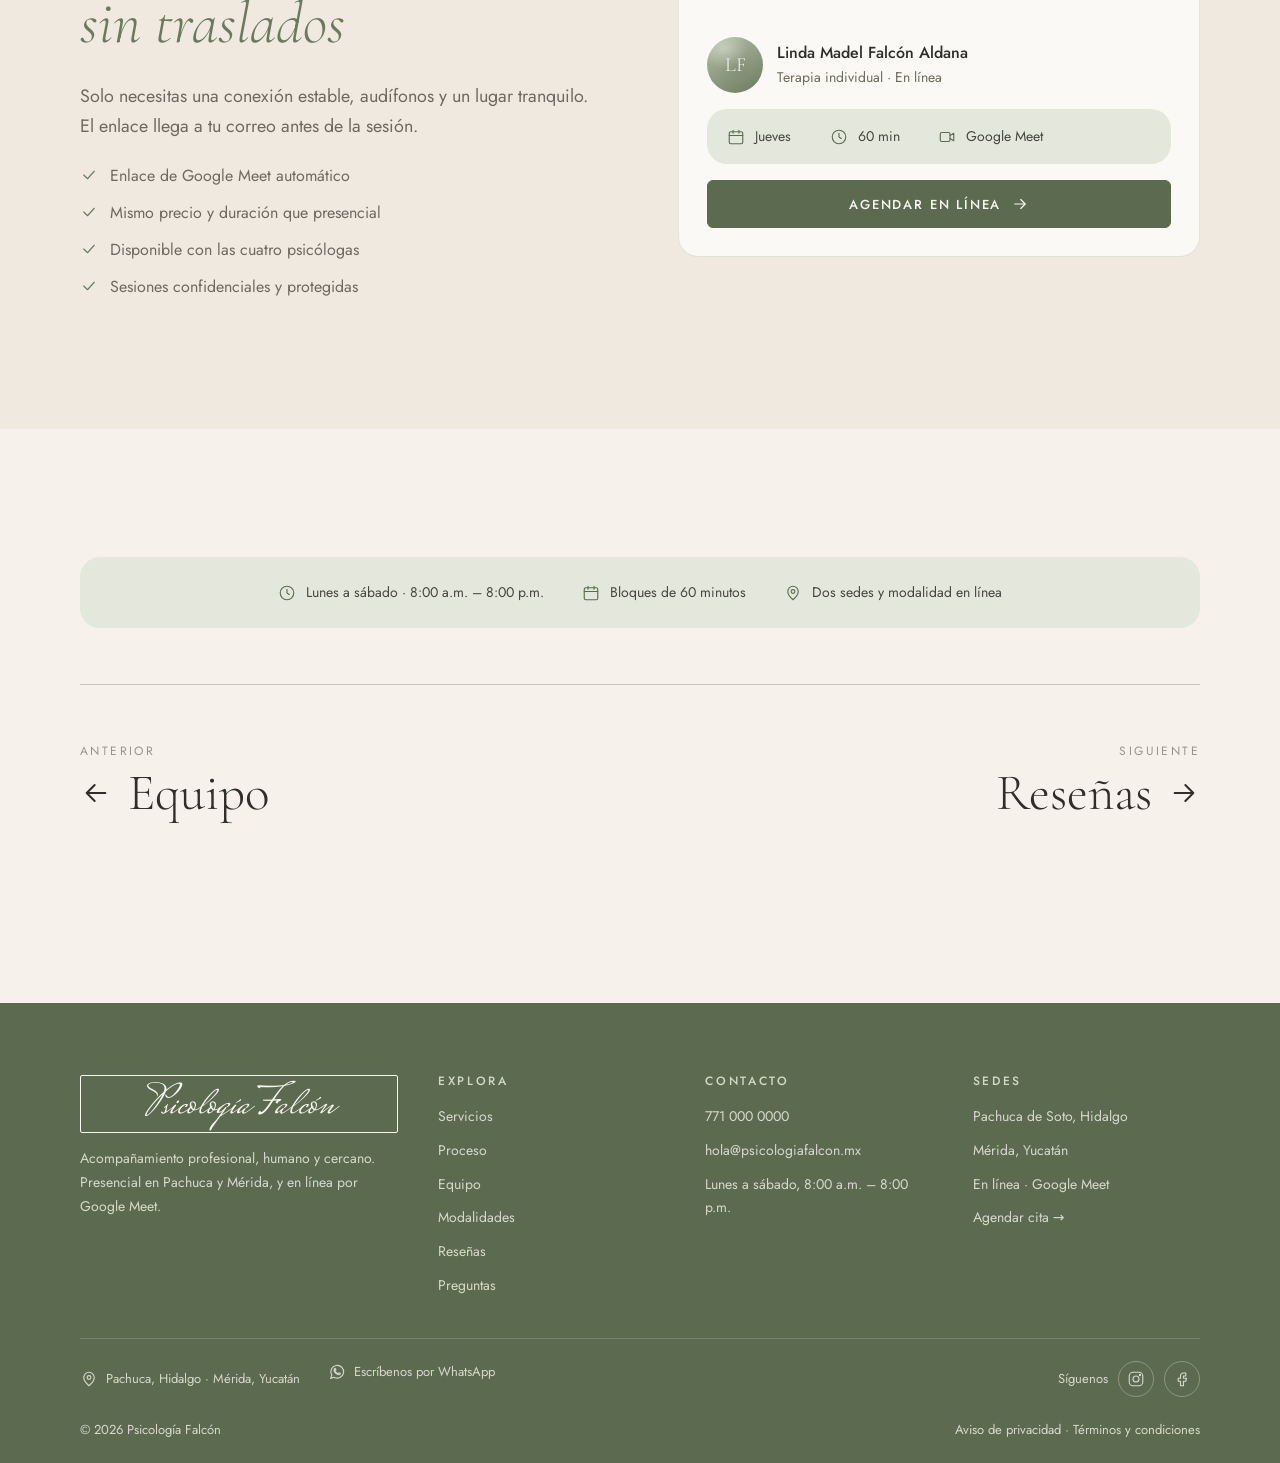
<file: modalidades.html>
<!DOCTYPE html>
<html lang="es">
<head>
<meta charset="utf-8">
<meta name="viewport" content="width=device-width, initial-scale=1">
<title>Modalidades · Psicología Falcón</title>
<meta name="description" content="Terapia presencial en Pachuca y Mérida, o en línea por Google Meet.">
<meta name="theme-color" content="#5C6B50">
<link rel="stylesheet" href="css/styles.css">
</head>
<body data-page="modalidades">
<div data-site-header></div>

<main>
  <section class="page-hero">
    <div class="blob blob--2" data-parallax="0.1"></div>
    <div class="blob blob--3"></div>
    <div class="container">
      <nav class="breadcrumb" data-reveal><a href="index.html">Inicio</a><span>/</span><span>Modalidades</span></nav>
      <h1 data-split>Dónde puedes<br><em>atenderte</em></h1>
      <p class="lead" data-reveal style="--d:300ms">Presencial en dos sedes, o en línea desde donde estés. De lunes a sábado, de 8:00 a.m. a 8:00 p.m.</p>
    </div>
    <span class="page-hero__num" data-parallax="-0.15">04</span>
  </section>

  <section class="section" style="padding-top:clamp(40px,6vw,72px)">
    <div class="container">
      <div class="grid grid--3" data-stagger="120">
        <article class="card mode-card" data-tilt>
          <div class="mode-card__art" style="--mode-bg:linear-gradient(150deg,#B7C0A9,#5C6B50)"><i data-icon="building" class="big"></i></div>
          <div class="mode-card__body">
            <span class="eyebrow">Sede</span>
            <h3>Presencial en Pachuca</h3>
            <p>Consultorio en Pachuca de Soto, Hidalgo. Atienden Linda, Ana Karen, Naomi y Karla.</p>
            <div class="tags"><span class="tag">4 psicólogas</span><span class="tag">Individual y pareja</span></div>
          </div>
        </article>
        <article class="card mode-card" data-tilt>
          <div class="mode-card__art" style="--mode-bg:linear-gradient(150deg,#D9CFBF,#7F8D71)"><i data-icon="map-pin" class="big"></i></div>
          <div class="mode-card__body">
            <span class="eyebrow">Sede</span>
            <h3>Presencial en Mérida</h3>
            <p>Consultorio en Mérida, Yucatán. Atienden Linda y Karla.</p>
            <div class="tags"><span class="tag">2 psicólogas</span><span class="tag">Individual y pareja</span></div>
          </div>
        </article>
        <article class="card mode-card" data-tilt>
          <div class="mode-card__art" style="--mode-bg:linear-gradient(150deg,#9AA68C,#3E4836)"><i data-icon="laptop" class="big"></i></div>
          <div class="mode-card__body">
            <span class="eyebrow">Desde donde estés</span>
            <h3>En línea</h3>
            <p>Por Google Meet. El enlace se genera solo desde el calendario de la clínica al confirmar tu reserva.</p>
            <div class="tags"><span class="tag">4 psicólogas</span><span class="tag">Toda la república</span></div>
          </div>
        </article>
      </div>
      <p class="muted small" data-reveal style="text-align:center;margin-top:28px">No hay atención presencial fuera de Pachuca y Mérida. Si estás en otra ciudad, la modalidad en línea está disponible con las cuatro psicólogas.</p>
    </div>
  </section>

  <section class="section section--alt">
    <div class="container grid grid--2" style="align-items:center;gap:clamp(32px,6vw,80px)">
      <div class="stack" style="gap:20px">
        <span class="eyebrow" data-reveal>Sesión en línea</span>
        <h2 class="title" data-split>Igual de cercana,<br><em>sin traslados</em></h2>
        <p class="lead" data-reveal>Solo necesitas una conexión estable, audífonos y un lugar tranquilo. El enlace llega a tu correo antes de la sesión.</p>
        <ul class="check-list" data-stagger="80">
          <li><i data-icon="check"></i>Enlace de Google Meet automático</li>
          <li><i data-icon="check"></i>Mismo precio y duración que presencial</li>
          <li><i data-icon="check"></i>Disponible con las cuatro psicólogas</li>
          <li><i data-icon="check"></i>Sesiones confidenciales y protegidas</li>
        </ul>
      </div>
      <div class="card stack" data-reveal="right" data-tilt style="padding:0;overflow:hidden">
        <div style="background:var(--sage-700);color:var(--text-inv);padding:22px 26px;display:flex;align-items:center;gap:12px"><span class="pulse"></span><span class="small">Sesión en curso · 06:00 p.m.</span></div>
        <div style="padding:28px;display:grid;gap:16px">
          <div style="display:flex;gap:14px;align-items:center">
            <div class="avatar" style="width:56px;border-radius:50%;--av:linear-gradient(150deg,#B7C0A9,#6B7A5E)"><span style="font-size:20px">LF</span></div>
            <div><strong style="font-weight:500">Linda Madel Falcón Aldana</strong><div class="small muted">Terapia individual · En línea</div></div>
          </div>
          <div class="info-strip" style="justify-content:flex-start;padding:16px 20px">
            <span><i data-icon="calendar"></i>Jueves</span><span><i data-icon="clock"></i>60 min</span><span><i data-icon="video"></i>Google Meet</span>
          </div>
          <a class="btn" href="agendar.html?modalidad=online">Agendar en línea <i data-icon="arrow"></i></a>
        </div>
      </div>
    </div>
  </section>

  <section class="section">
    <div class="container">
      <div class="info-strip" data-reveal>
        <span><i data-icon="clock"></i>Lunes a sábado · 8:00 a.m. – 8:00 p.m.</span>
        <span><i data-icon="calendar"></i>Bloques de 60 minutos</span>
        <span><i data-icon="map-pin"></i>Dos sedes y modalidad en línea</span>
      </div>
      <div class="next-page" style="margin-top:56px">
        <a class="prev" href="equipo.html"><small>Anterior</small><strong><i data-icon="arrow"></i>Equipo</strong></a>
        <a class="next" href="resenas.html"><small>Siguiente</small><strong>Reseñas<i data-icon="arrow"></i></strong></a>
      </div>
    </div>
  </section>
</main>

<div data-site-footer></div>
<script src="js/data.js"></script>
<script src="js/main.js"></script>
</body>
</html>
</file>
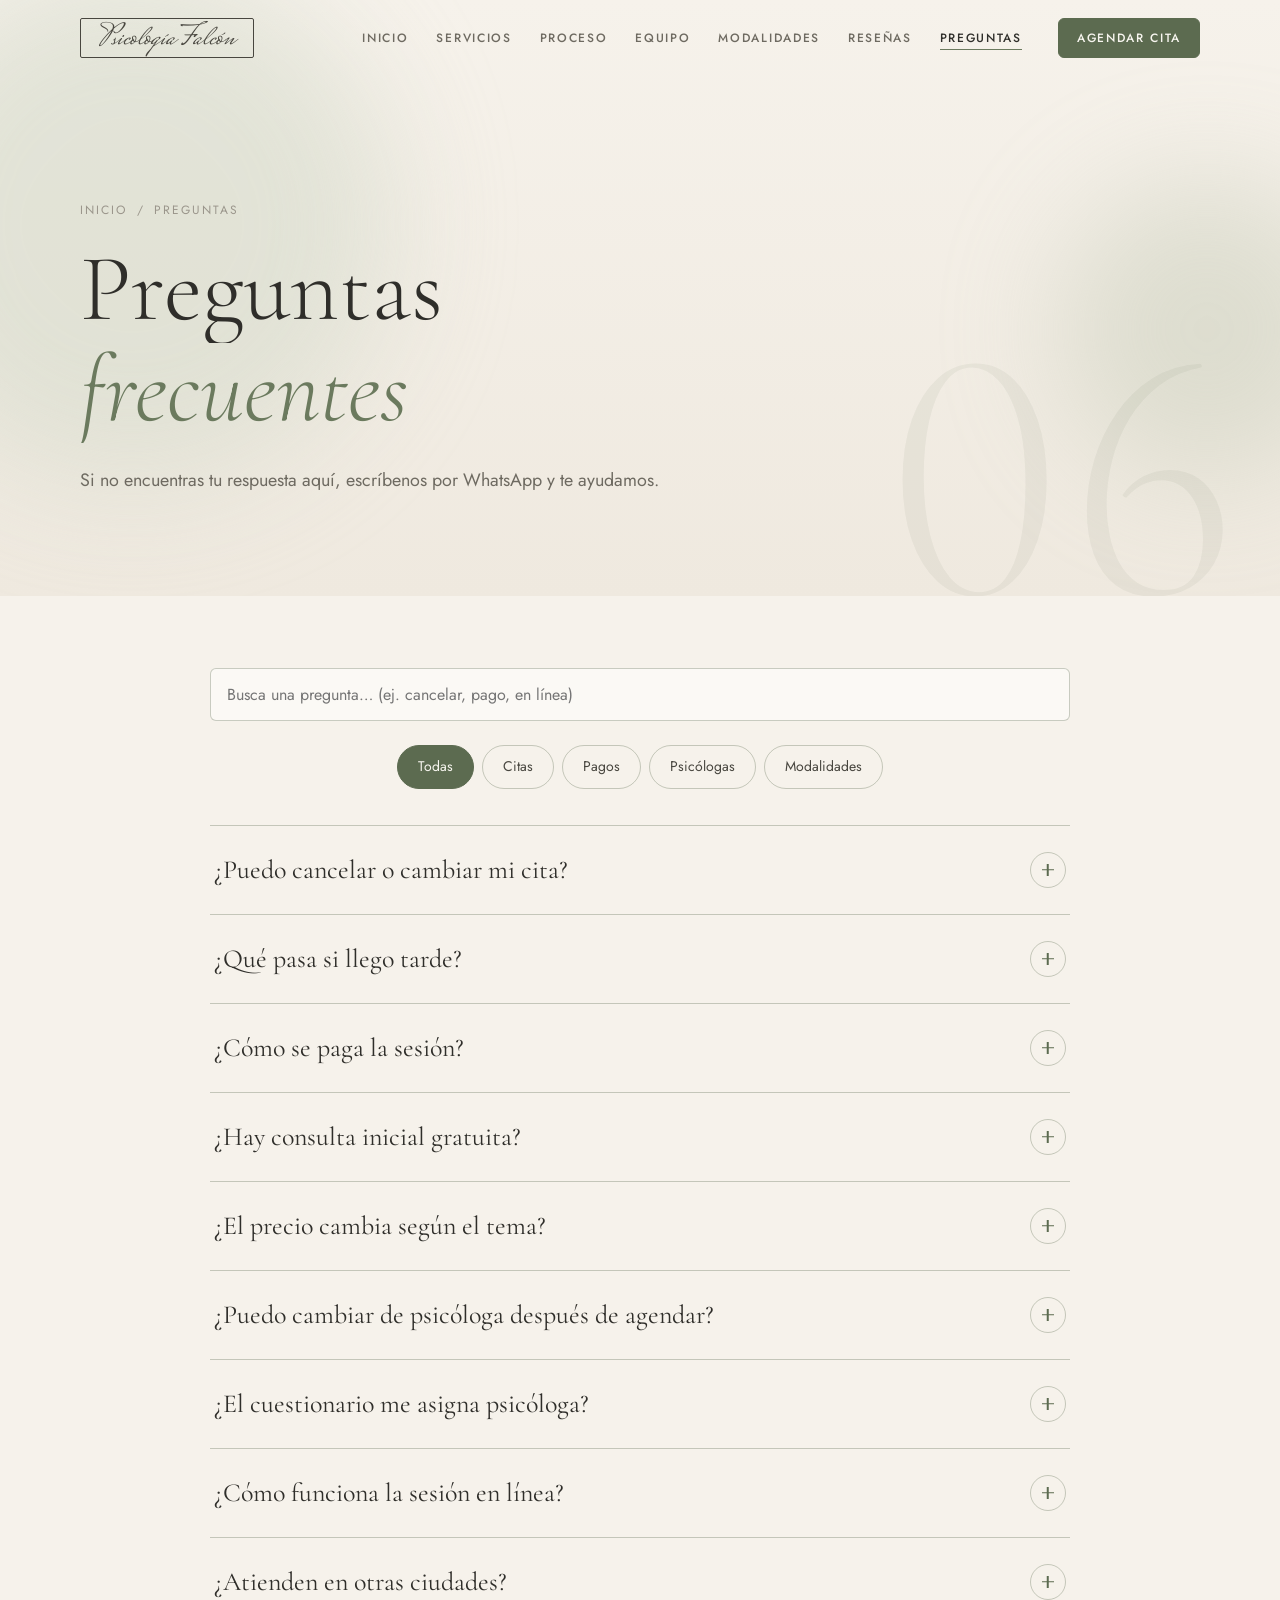
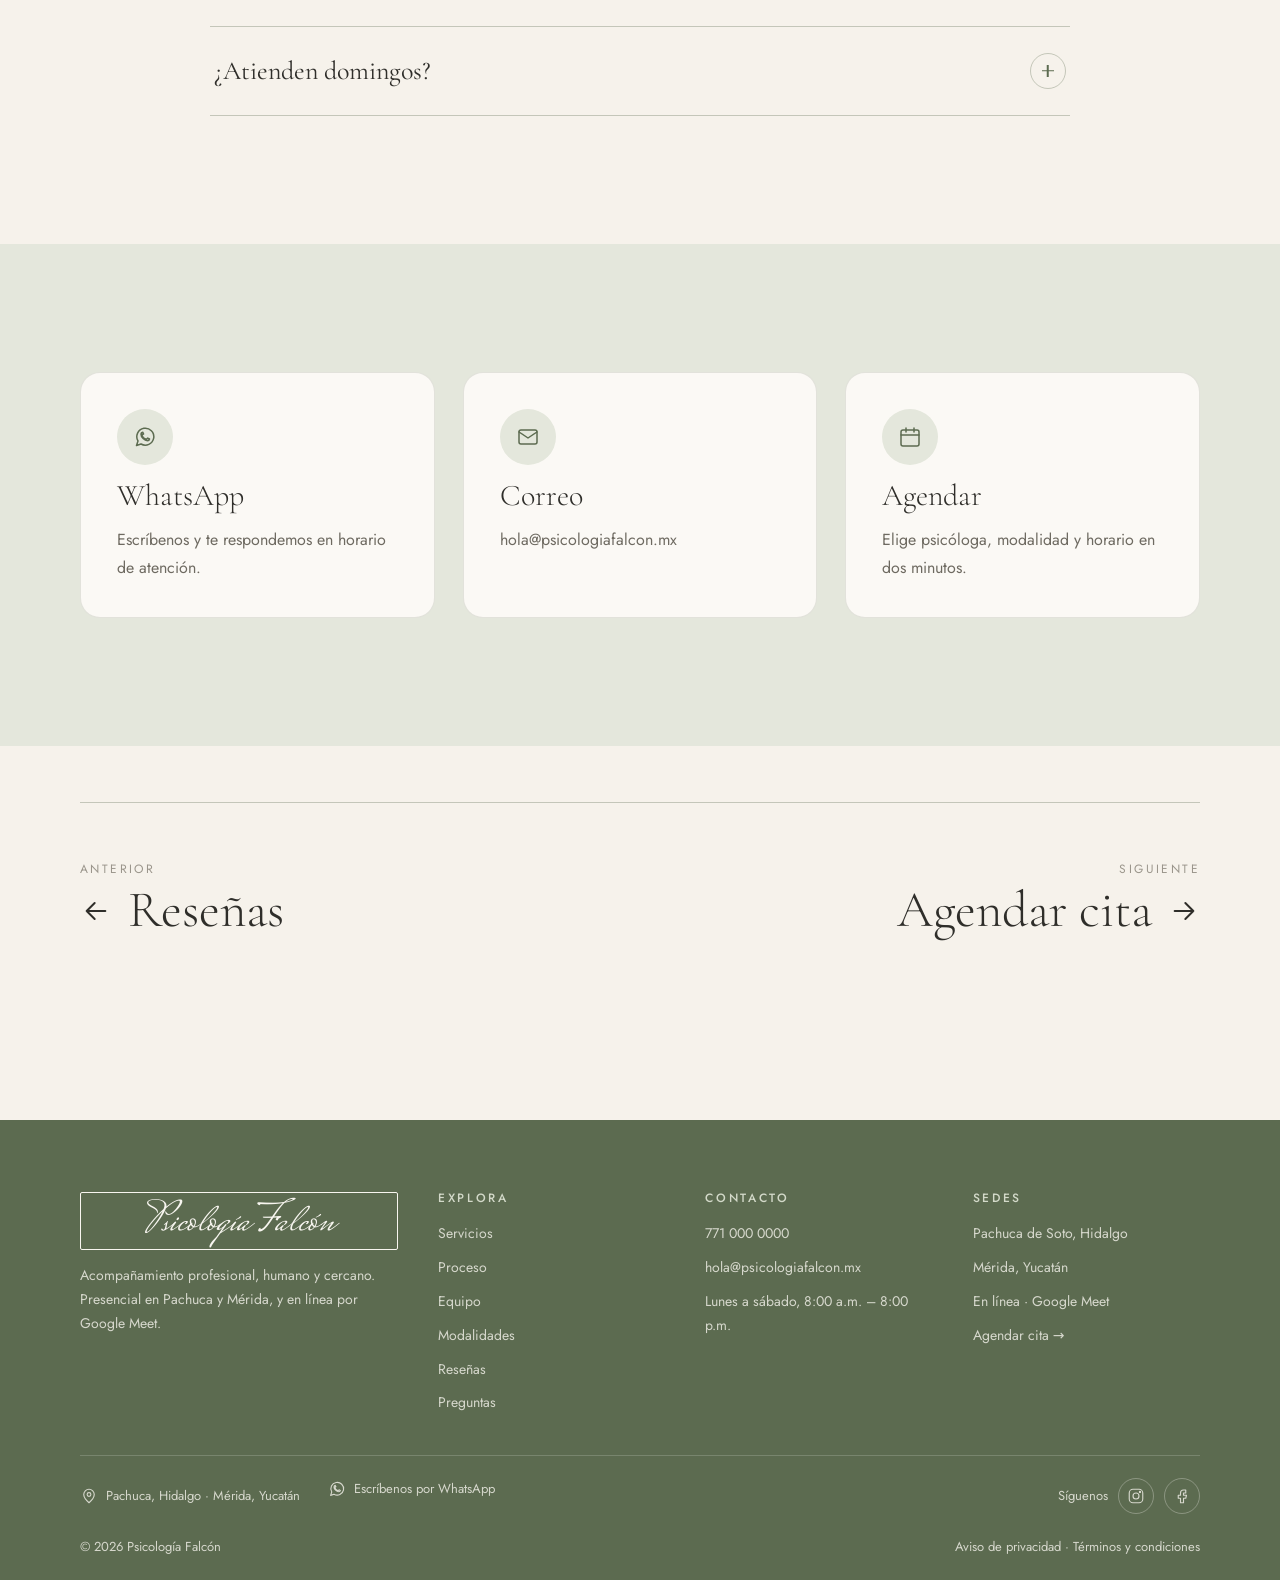
<file: preguntas.html>
<!DOCTYPE html>
<html lang="es">
<head>
<meta charset="utf-8">
<meta name="viewport" content="width=device-width, initial-scale=1">
<title>Preguntas frecuentes · Psicología Falcón</title>
<meta name="description" content="Cancelaciones, pagos, tolerancia, modalidades y más.">
<meta name="theme-color" content="#5C6B50">
<link rel="stylesheet" href="css/styles.css">
</head>
<body data-page="preguntas">
<div data-site-header></div>

<main>
  <section class="page-hero">
    <div class="blob blob--1" data-parallax="0.1"></div>
    <div class="blob blob--3"></div>
    <div class="container">
      <nav class="breadcrumb" data-reveal><a href="index.html">Inicio</a><span>/</span><span>Preguntas</span></nav>
      <h1 data-split>Preguntas<br><em>frecuentes</em></h1>
      <p class="lead" data-reveal style="--d:300ms">Si no encuentras tu respuesta aquí, escríbenos por WhatsApp y te ayudamos.</p>
    </div>
    <span class="page-hero__num" data-parallax="-0.15">06</span>
  </section>

  <section class="section" style="padding-top:clamp(40px,6vw,72px)">
    <div class="container">
      <div style="max-width:860px;margin:0 auto 24px" data-reveal>
        <input class="input" id="faq-search" type="search" placeholder="Busca una pregunta… (ej. cancelar, pago, en línea)" aria-label="Buscar pregunta">
      </div>
      <div class="faq-filter" id="faq-cats" data-reveal></div>
      <div class="faq" id="faq"></div>
      <p class="muted" id="faq-empty" style="text-align:center;margin-top:28px" hidden>No encontramos preguntas con ese texto.</p>
    </div>
  </section>

  <section class="section section--sage">
    <div class="container grid grid--3" data-stagger="100">
      <a class="card stack" href="https://wa.me/527710000000" target="_blank" rel="noopener"><div class="icon-badge"><i data-icon="whatsapp"></i></div><h3>WhatsApp</h3><p>Escríbenos y te respondemos en horario de atención.</p></a>
      <a class="card stack" href="mailto:hola@psicologiafalcon.mx"><div class="icon-badge"><i data-icon="mail"></i></div><h3>Correo</h3><p>hola@psicologiafalcon.mx</p></a>
      <a class="card stack" href="agendar.html"><div class="icon-badge"><i data-icon="calendar"></i></div><h3>Agendar</h3><p>Elige psicóloga, modalidad y horario en dos minutos.</p></a>
    </div>
  </section>

  <section class="section" style="padding-top:0">
    <div class="container">
      <div class="next-page" style="margin-top:56px">
        <a class="prev" href="resenas.html"><small>Anterior</small><strong><i data-icon="arrow"></i>Reseñas</strong></a>
        <a class="next" href="agendar.html"><small>Siguiente</small><strong>Agendar cita<i data-icon="arrow"></i></strong></a>
      </div>
    </div>
  </section>
</main>

<div data-site-footer></div>
<script src="js/data.js"></script>
<script src="js/main.js"></script>
<script>
  (function () {
    const box = document.getElementById('faq'), cats = document.getElementById('faq-cats');
    const search = document.getElementById('faq-search'), empty = document.getElementById('faq-empty');
    const all = ['Todas', ...new Set(PF.FAQS.map(f => f.cat))];
    let cat = 'Todas';
    const norm = s => s.toLowerCase().normalize('NFD').replace(/[̀-ͯ]/g, '');
    const render = () => {
      const q = norm(search.value.trim());
      cats.innerHTML = all.map(c => '<button class="chip" aria-pressed="' + (c === cat) + '">' + c + '</button>').join('');
      const items = PF.FAQS.filter(f => (cat === 'Todas' || f.cat === cat) && (!q || norm(f.q + ' ' + f.a).includes(q)));
      box.innerHTML = items.map((f, i) =>
        '<details data-reveal style="--d:' + (i * 50) + 'ms"><summary>' + f.q + '<i aria-hidden="true"></i></summary>' +
        '<div class="faq__answer"><div><p>' + f.a + '</p></div></div></details>').join('');
      empty.hidden = items.length > 0;
      PF.observeReveals(box);
    };
    cats.addEventListener('click', e => { const b = e.target.closest('button'); if (b) { cat = b.textContent; render(); } });
    search.addEventListener('input', render);
    render();
  })();
</script>
</body>
</html>
</file>
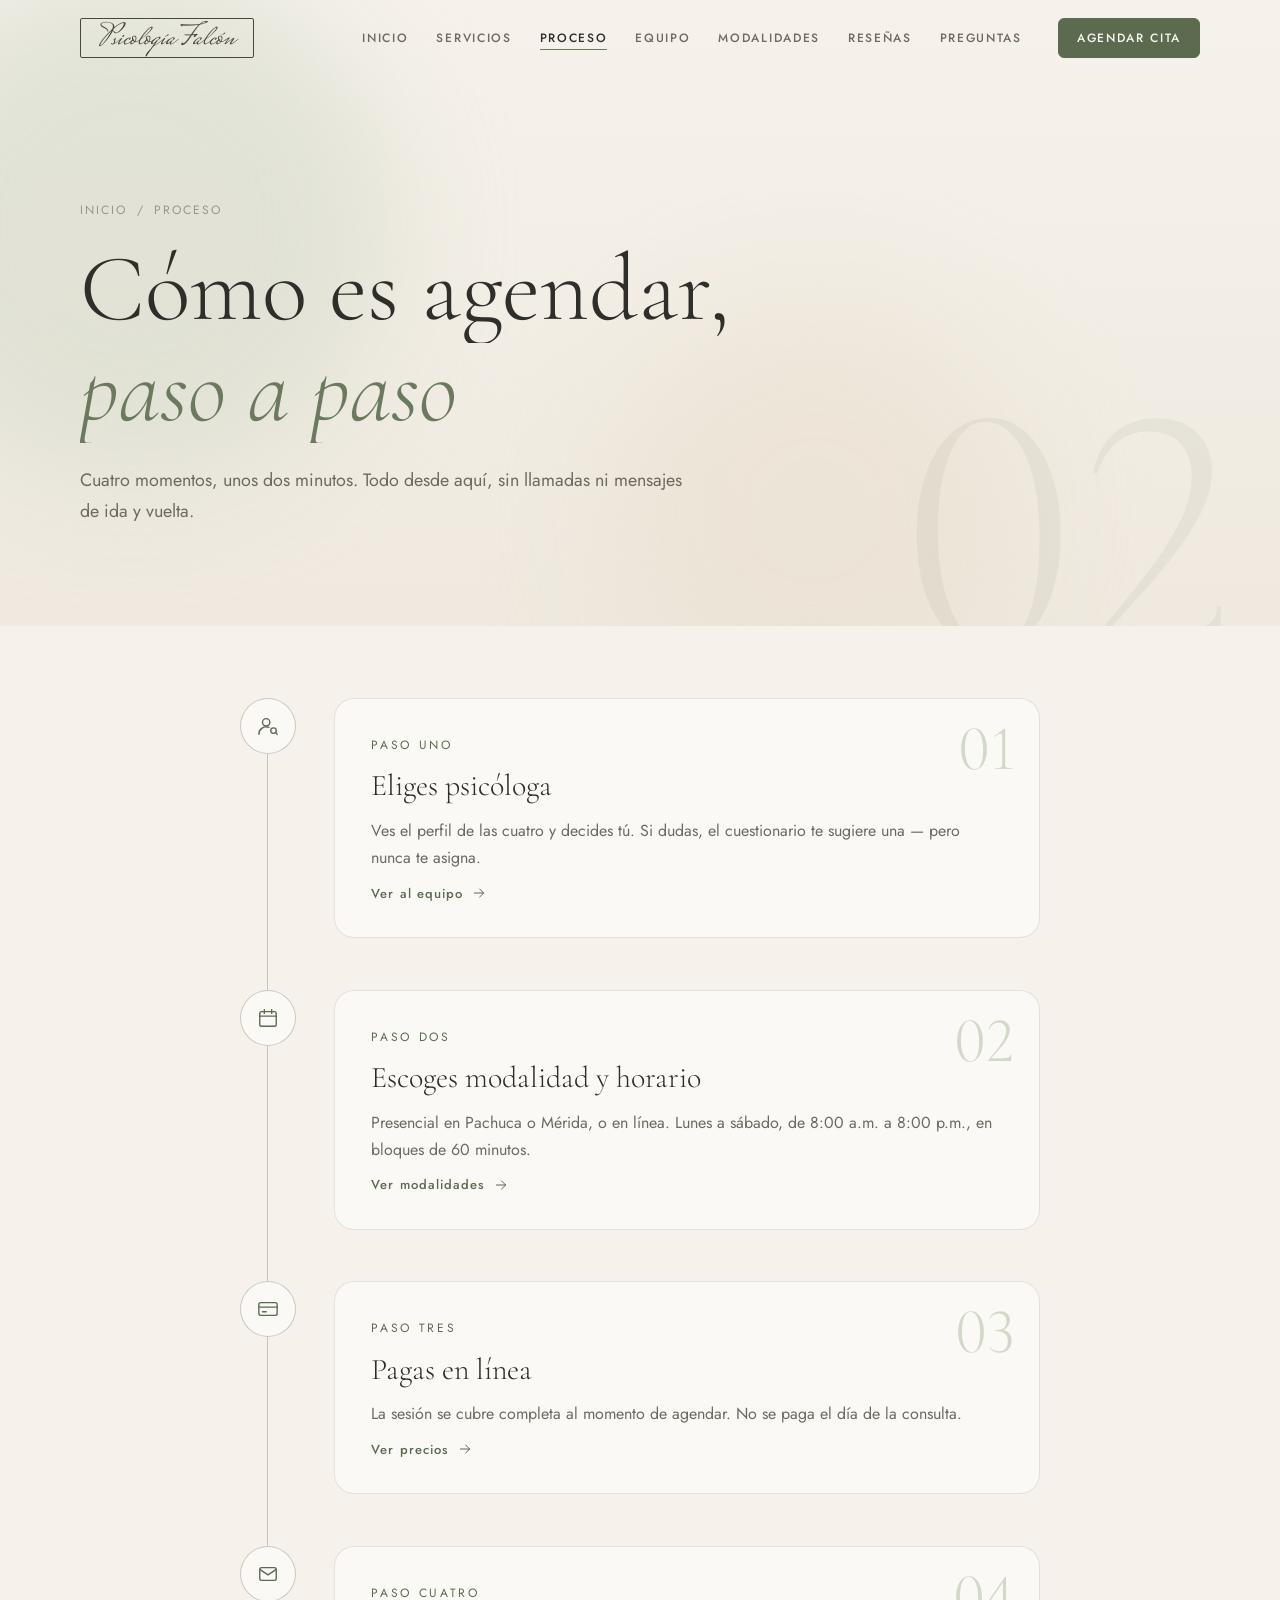
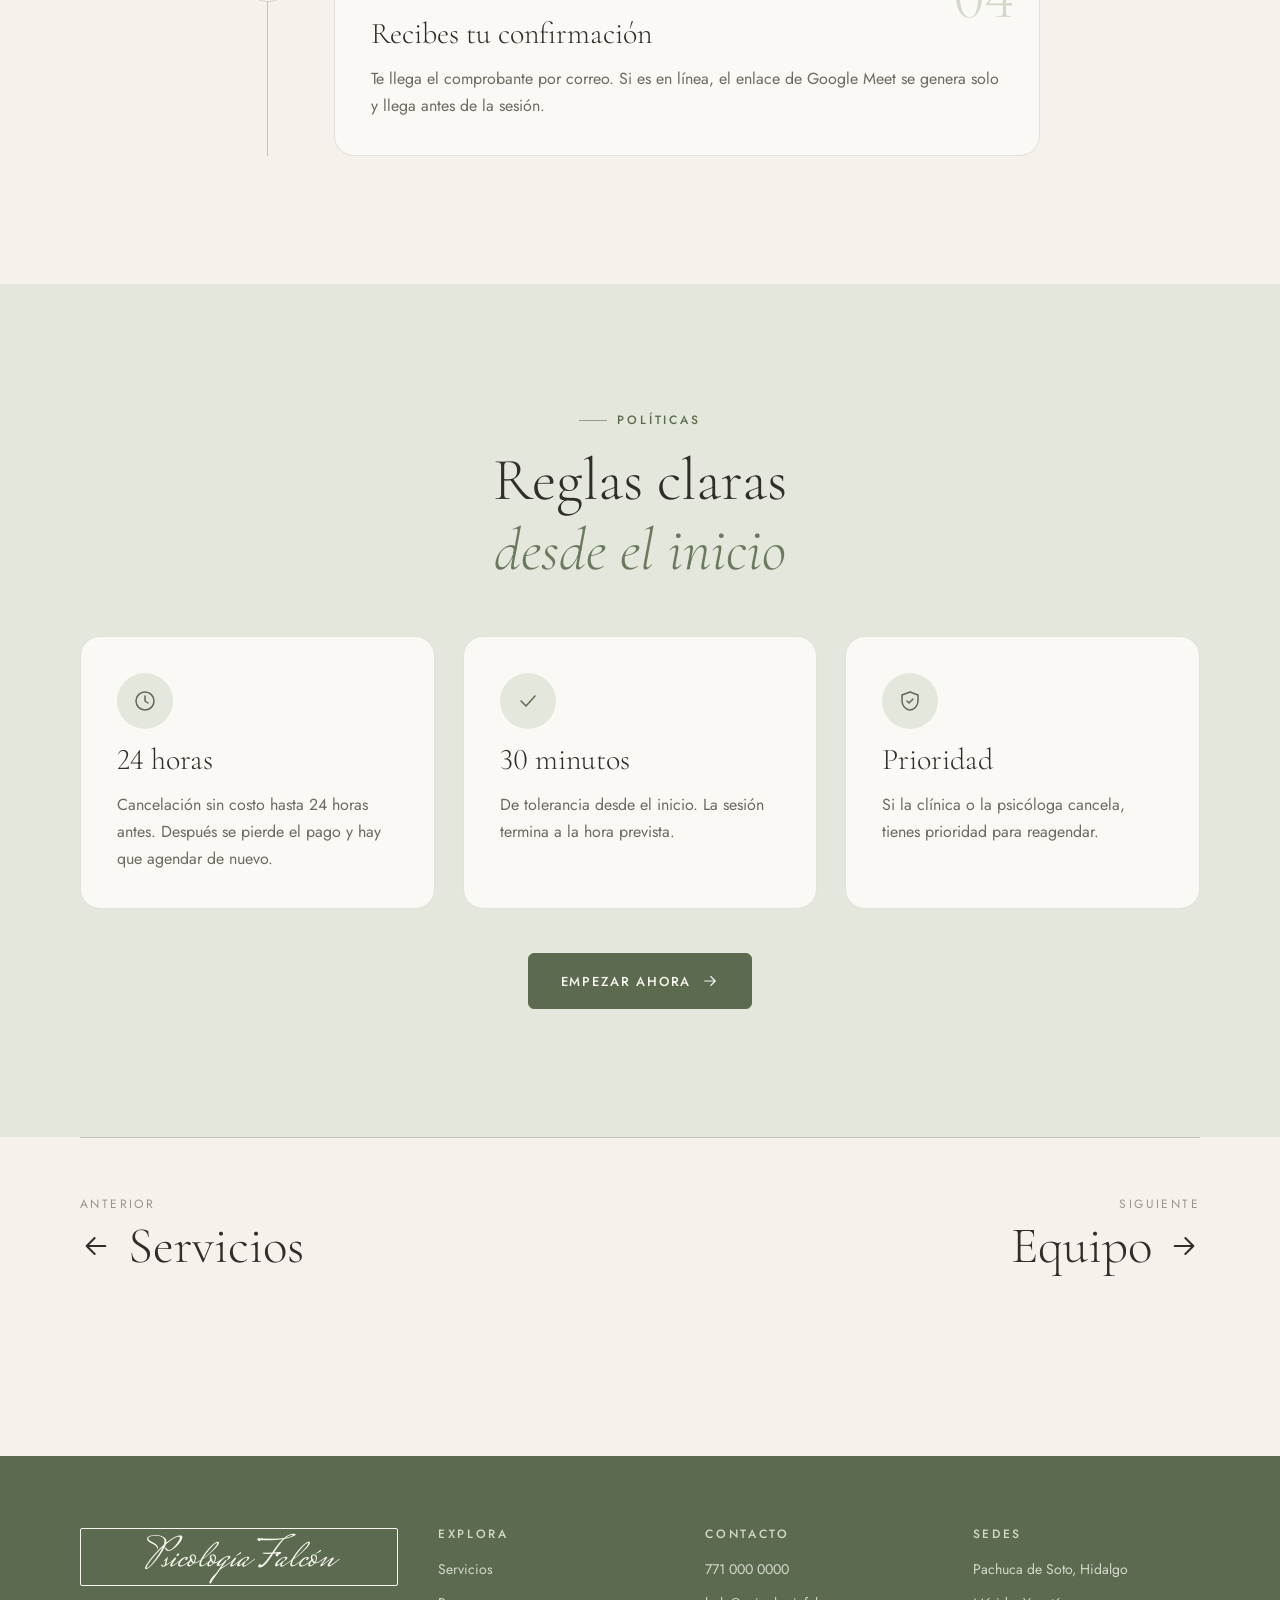
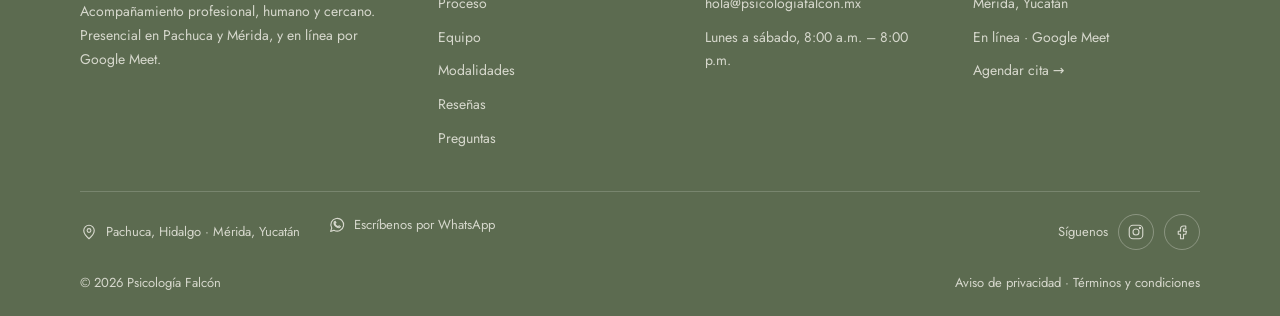
<file: proceso.html>
<!DOCTYPE html>
<html lang="es">
<head>
<meta charset="utf-8">
<meta name="viewport" content="width=device-width, initial-scale=1">
<title>Proceso · Psicología Falcón</title>
<meta name="description" content="Cómo agendar tu sesión con Psicología Falcón, paso a paso, en unos dos minutos.">
<meta name="theme-color" content="#5C6B50">
<link rel="stylesheet" href="css/styles.css">
</head>
<body data-page="proceso">
<div data-site-header></div>

<main>
  <section class="page-hero">
    <div class="blob blob--1" data-parallax="0.1"></div>
    <div class="blob blob--2"></div>
    <div class="container">
      <nav class="breadcrumb" data-reveal><a href="index.html">Inicio</a><span>/</span><span>Proceso</span></nav>
      <h1 data-split>Cómo es agendar,<br><em>paso a paso</em></h1>
      <p class="lead" data-reveal style="--d:300ms">Cuatro momentos, unos dos minutos. Todo desde aquí, sin llamadas ni mensajes de ida y vuelta.</p>
    </div>
    <span class="page-hero__num" data-parallax="-0.15">02</span>
  </section>

  <section class="section" style="padding-top:clamp(40px,6vw,72px)">
    <div class="container" style="max-width:880px">
      <div class="timeline" id="timeline">
        <div class="timeline__fill" id="timeline-fill"></div>

        <div class="step" data-reveal>
          <div class="step__dot"><i data-icon="user-search"></i></div>
          <div class="card stack">
            <span class="card__num">01</span>
            <span class="step__label">Paso uno</span>
            <h3>Eliges psicóloga</h3>
            <p>Ves el perfil de las cuatro y decides tú. Si dudas, el cuestionario te sugiere una — pero nunca te asigna.</p>
            <a class="link-arrow" href="equipo.html">Ver al equipo <i data-icon="arrow"></i></a>
          </div>
        </div>

        <div class="step" data-reveal>
          <div class="step__dot"><i data-icon="calendar"></i></div>
          <div class="card stack">
            <span class="card__num">02</span>
            <span class="step__label">Paso dos</span>
            <h3>Escoges modalidad y horario</h3>
            <p>Presencial en Pachuca o Mérida, o en línea. Lunes a sábado, de 8:00 a.m. a 8:00 p.m., en bloques de 60 minutos.</p>
            <a class="link-arrow" href="modalidades.html">Ver modalidades <i data-icon="arrow"></i></a>
          </div>
        </div>

        <div class="step" data-reveal>
          <div class="step__dot"><i data-icon="credit-card"></i></div>
          <div class="card stack">
            <span class="card__num">03</span>
            <span class="step__label">Paso tres</span>
            <h3>Pagas en línea</h3>
            <p>La sesión se cubre completa al momento de agendar. No se paga el día de la consulta.</p>
            <a class="link-arrow" href="servicios.html">Ver precios <i data-icon="arrow"></i></a>
          </div>
        </div>

        <div class="step" data-reveal>
          <div class="step__dot"><i data-icon="mail"></i></div>
          <div class="card stack">
            <span class="card__num">04</span>
            <span class="step__label">Paso cuatro</span>
            <h3>Recibes tu confirmación</h3>
            <p>Te llega el comprobante por correo. Si es en línea, el enlace de Google Meet se genera solo y llega antes de la sesión.</p>
          </div>
        </div>
      </div>
    </div>
  </section>

  <section class="section section--sage">
    <div class="container">
      <div class="section-head section-head--center">
        <span class="eyebrow" data-reveal>Políticas</span>
        <h2 class="title" data-split>Reglas claras<br><em>desde el inicio</em></h2>
      </div>
      <div class="grid grid--3" style="margin-top:48px" data-stagger="100">
        <div class="card stack"><div class="icon-badge"><i data-icon="clock"></i></div><h3>24 horas</h3><p>Cancelación sin costo hasta 24 horas antes. Después se pierde el pago y hay que agendar de nuevo.</p></div>
        <div class="card stack"><div class="icon-badge"><i data-icon="check"></i></div><h3>30 minutos</h3><p>De tolerancia desde el inicio. La sesión termina a la hora prevista.</p></div>
        <div class="card stack"><div class="icon-badge"><i data-icon="shield"></i></div><h3>Prioridad</h3><p>Si la clínica o la psicóloga cancela, tienes prioridad para reagendar.</p></div>
      </div>
      <div style="margin-top:44px;text-align:center" data-reveal>
        <a class="btn btn--lg" href="agendar.html" data-magnetic>Empezar ahora <i data-icon="arrow"></i></a>
      </div>
    </div>
  </section>

  <section class="section" style="padding-top:0">
    <div class="container">
      <div class="next-page">
        <a class="prev" href="servicios.html"><small>Anterior</small><strong><i data-icon="arrow"></i>Servicios</strong></a>
        <a class="next" href="equipo.html"><small>Siguiente</small><strong>Equipo<i data-icon="arrow"></i></strong></a>
      </div>
    </div>
  </section>
</main>

<div data-site-footer></div>
<script src="js/data.js"></script>
<script src="js/main.js"></script>
<script>
  // Línea de tiempo que se rellena con el scroll y activa cada paso
  (function () {
    const tl = document.getElementById('timeline'), fill = document.getElementById('timeline-fill');
    const steps = [...tl.querySelectorAll('.step')];
    const update = () => {
      const r = tl.getBoundingClientRect(), mid = innerHeight * .55;
      fill.style.height = Math.max(0, Math.min(r.height, mid - r.top)) + 'px';
      steps.forEach(s => s.classList.toggle('is-active', s.getBoundingClientRect().top + 28 < mid));
    };
    const prev = PF.onScroll;
    PF.onScroll = (y) => { prev && prev(y); update(); };
    update();
  })();
</script>
</body>
</html>
</file>
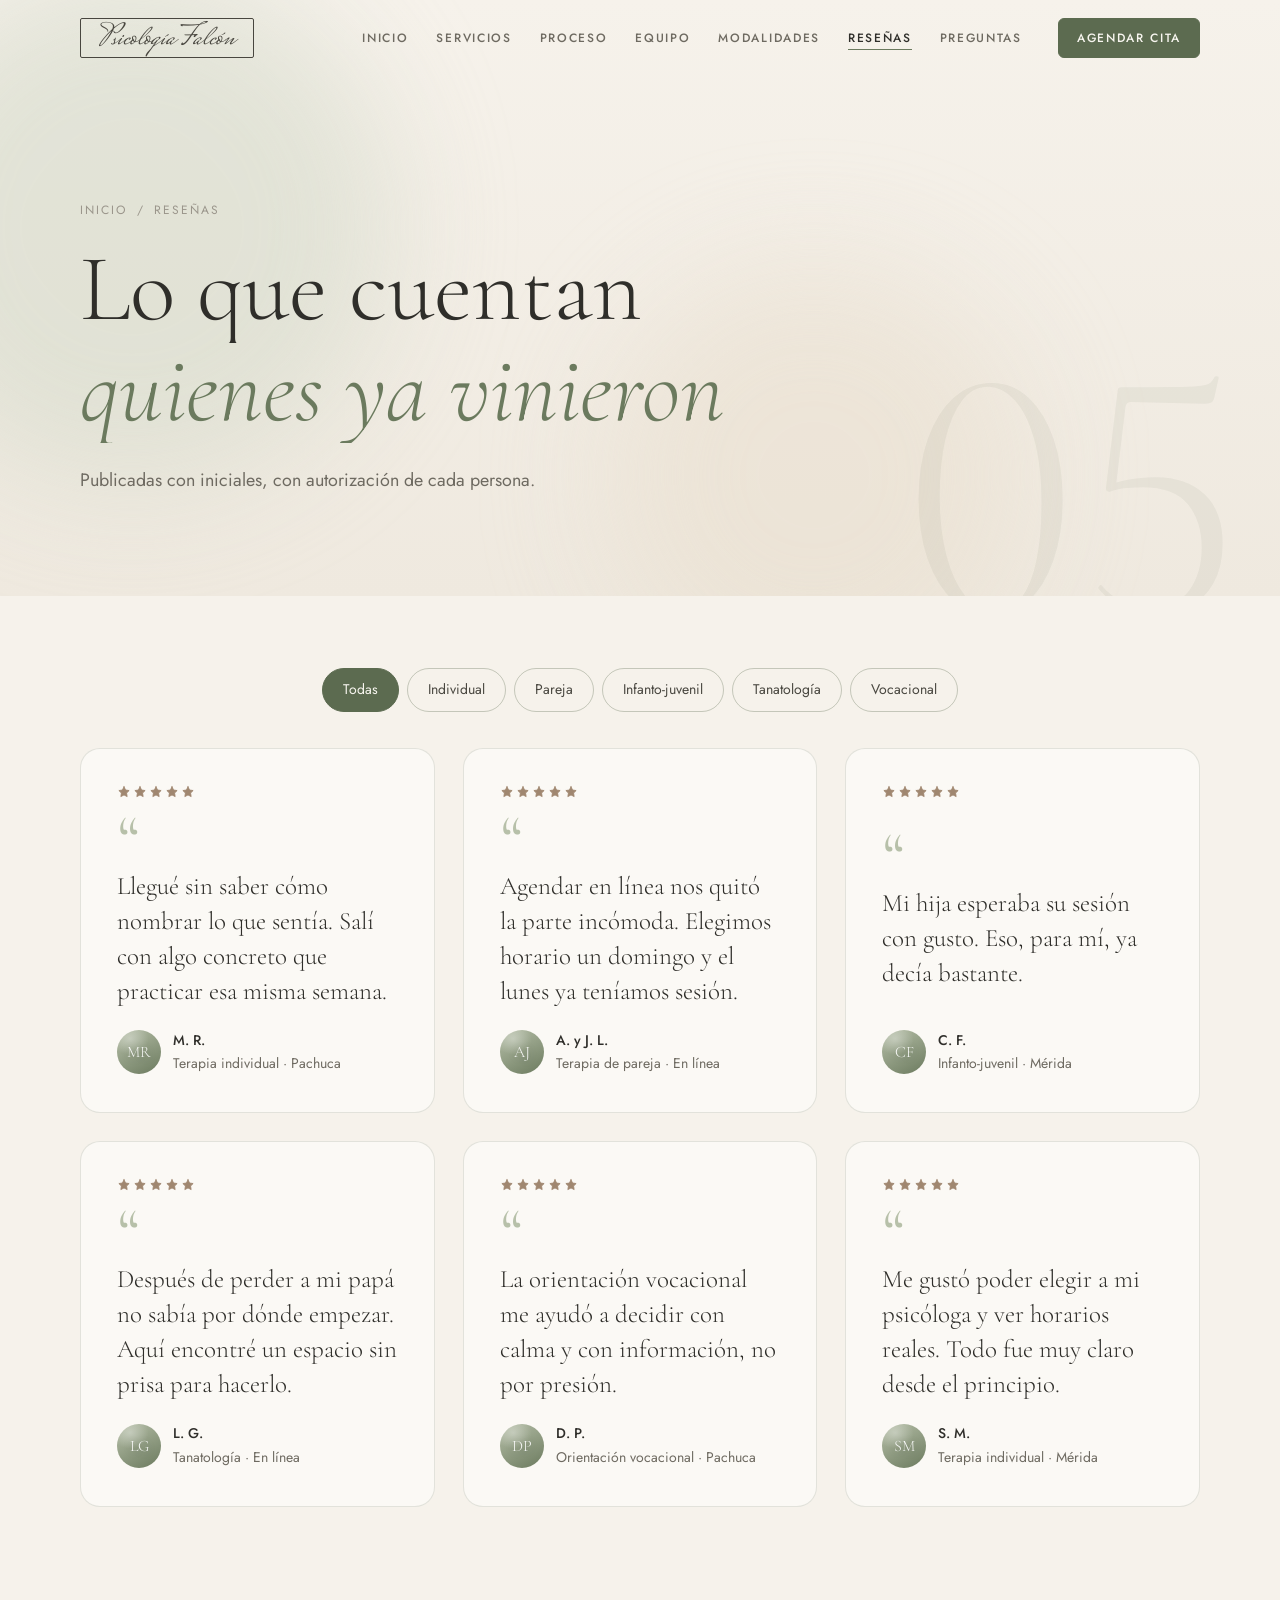
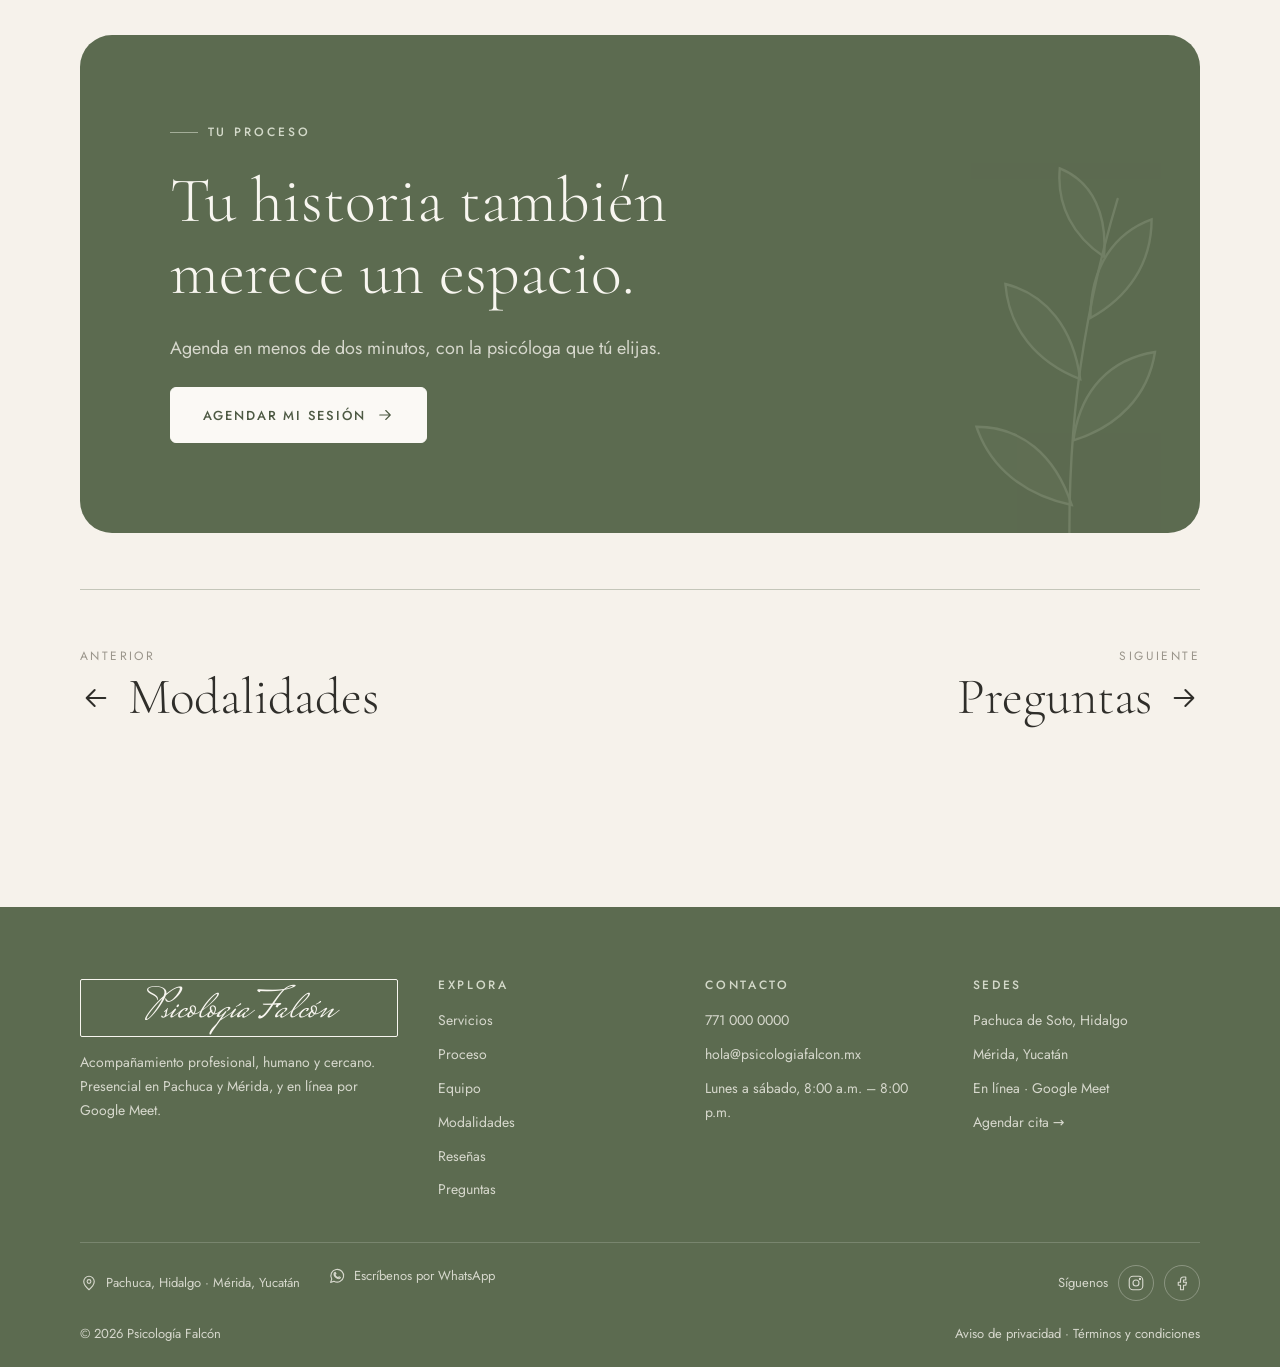
<file: resenas.html>
<!DOCTYPE html>
<html lang="es">
<head>
<meta charset="utf-8">
<meta name="viewport" content="width=device-width, initial-scale=1">
<title>Reseñas · Psicología Falcón</title>
<meta name="description" content="Lo que cuentan quienes ya tomaron terapia con Psicología Falcón.">
<meta name="theme-color" content="#5C6B50">
<link rel="stylesheet" href="css/styles.css">
</head>
<body data-page="resenas">
<div data-site-header></div>

<main>
  <section class="page-hero">
    <div class="blob blob--1" data-parallax="0.1"></div>
    <div class="blob blob--2"></div>
    <div class="container">
      <nav class="breadcrumb" data-reveal><a href="index.html">Inicio</a><span>/</span><span>Reseñas</span></nav>
      <h1 data-split>Lo que cuentan<br><em>quienes ya vinieron</em></h1>
      <p class="lead" data-reveal style="--d:300ms">Publicadas con iniciales, con autorización de cada persona.</p>
    </div>
    <span class="page-hero__num" data-parallax="-0.15">05</span>
  </section>

  <section class="section" style="padding-top:clamp(40px,6vw,72px)">
    <div class="container">
      <div class="faq-filter" id="filters" data-reveal></div>
      <div class="grid grid--3" id="reviews"></div>
    </div>
  </section>

  <section class="section" style="padding-top:0">
    <div class="container">
      <div class="cta-band" data-reveal="zoom">
        <div class="leaf-deco" data-leaf></div>
        <span class="eyebrow" style="color:var(--sage-200)">Tu proceso</span>
        <h2>Tu historia también merece un espacio.</h2>
        <p>Agenda en menos de dos minutos, con la psicóloga que tú elijas.</p>
        <a class="btn btn--light btn--lg" href="agendar.html" data-magnetic>Agendar mi sesión <i data-icon="arrow"></i></a>
      </div>
      <div class="next-page" style="margin-top:56px">
        <a class="prev" href="modalidades.html"><small>Anterior</small><strong><i data-icon="arrow"></i>Modalidades</strong></a>
        <a class="next" href="preguntas.html"><small>Siguiente</small><strong>Preguntas<i data-icon="arrow"></i></strong></a>
      </div>
    </div>
  </section>
</main>

<div data-site-footer></div>
<script src="js/data.js"></script>
<script src="js/main.js"></script>
<script>
  (function () {
    const list = document.getElementById('reviews'), filters = document.getElementById('filters');
    const cats = ['Todas', ...new Set(PF.REVIEWS.map(r => r.tag))];
    let active = 'Todas';
    const stars = PF.icon('star').repeat(5);
    const render = () => {
      filters.innerHTML = cats.map(c => '<button class="chip" aria-pressed="' + (c === active) + '">' + c + '</button>').join('');
      list.innerHTML = PF.REVIEWS.filter(r => active === 'Todas' || r.tag === active).map((r, i) =>
        '<article class="card quote-card" data-reveal style="--d:' + (i * 80) + 'ms">' +
          '<div class="stars" aria-label="5 de 5">' + stars + '</div>' +
          '<blockquote>' + r.quote + '</blockquote>' +
          '<footer><div class="avatar" style="width:44px;border-radius:50%"><span style="font-size:16px">' + r.author.replace(/[^A-Z]/g, '').slice(0, 2) + '</span></div>' +
          '<div><strong>' + r.author + '</strong>' + r.detail + '</div></footer>' +
        '</article>').join('');
      PF.observeReveals(list);
    };
    filters.addEventListener('click', e => { const b = e.target.closest('button'); if (b) { active = b.textContent; render(); } });
    render();
  })();
</script>
</body>
</html>
</file>
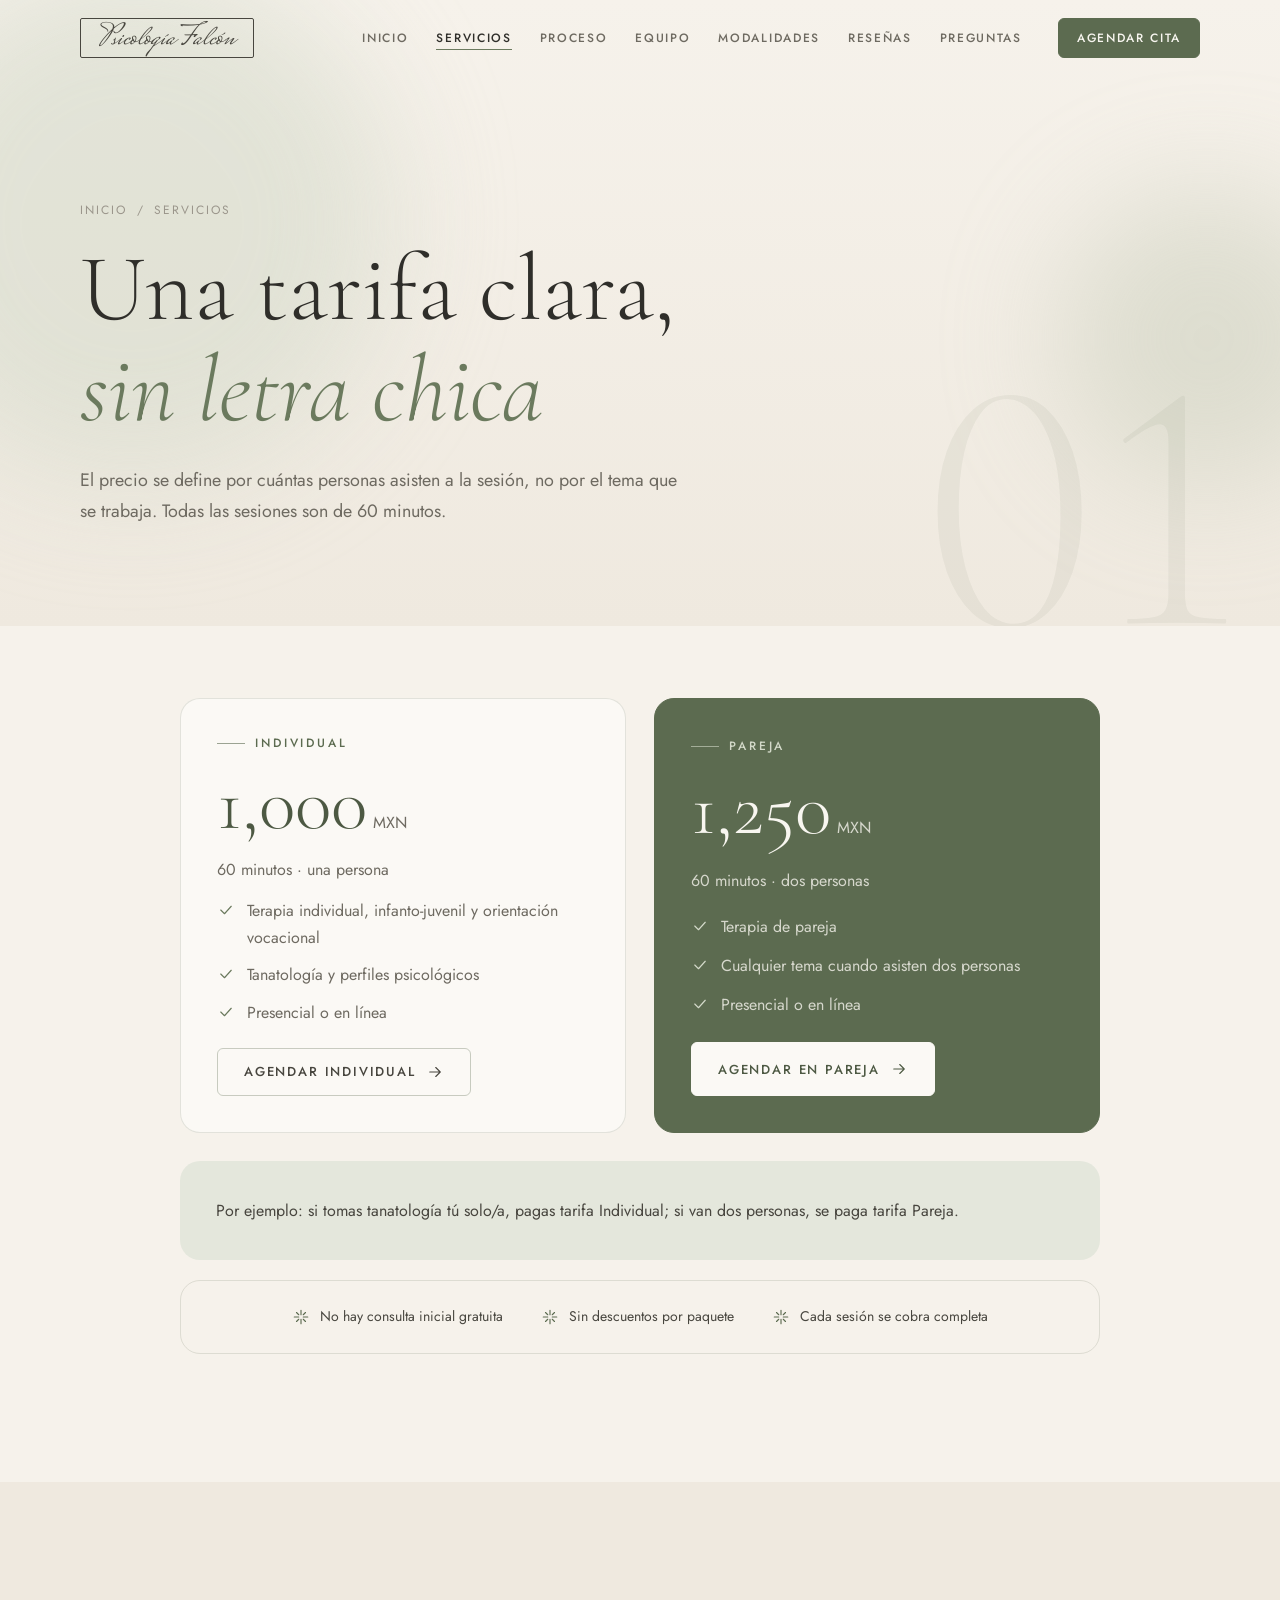
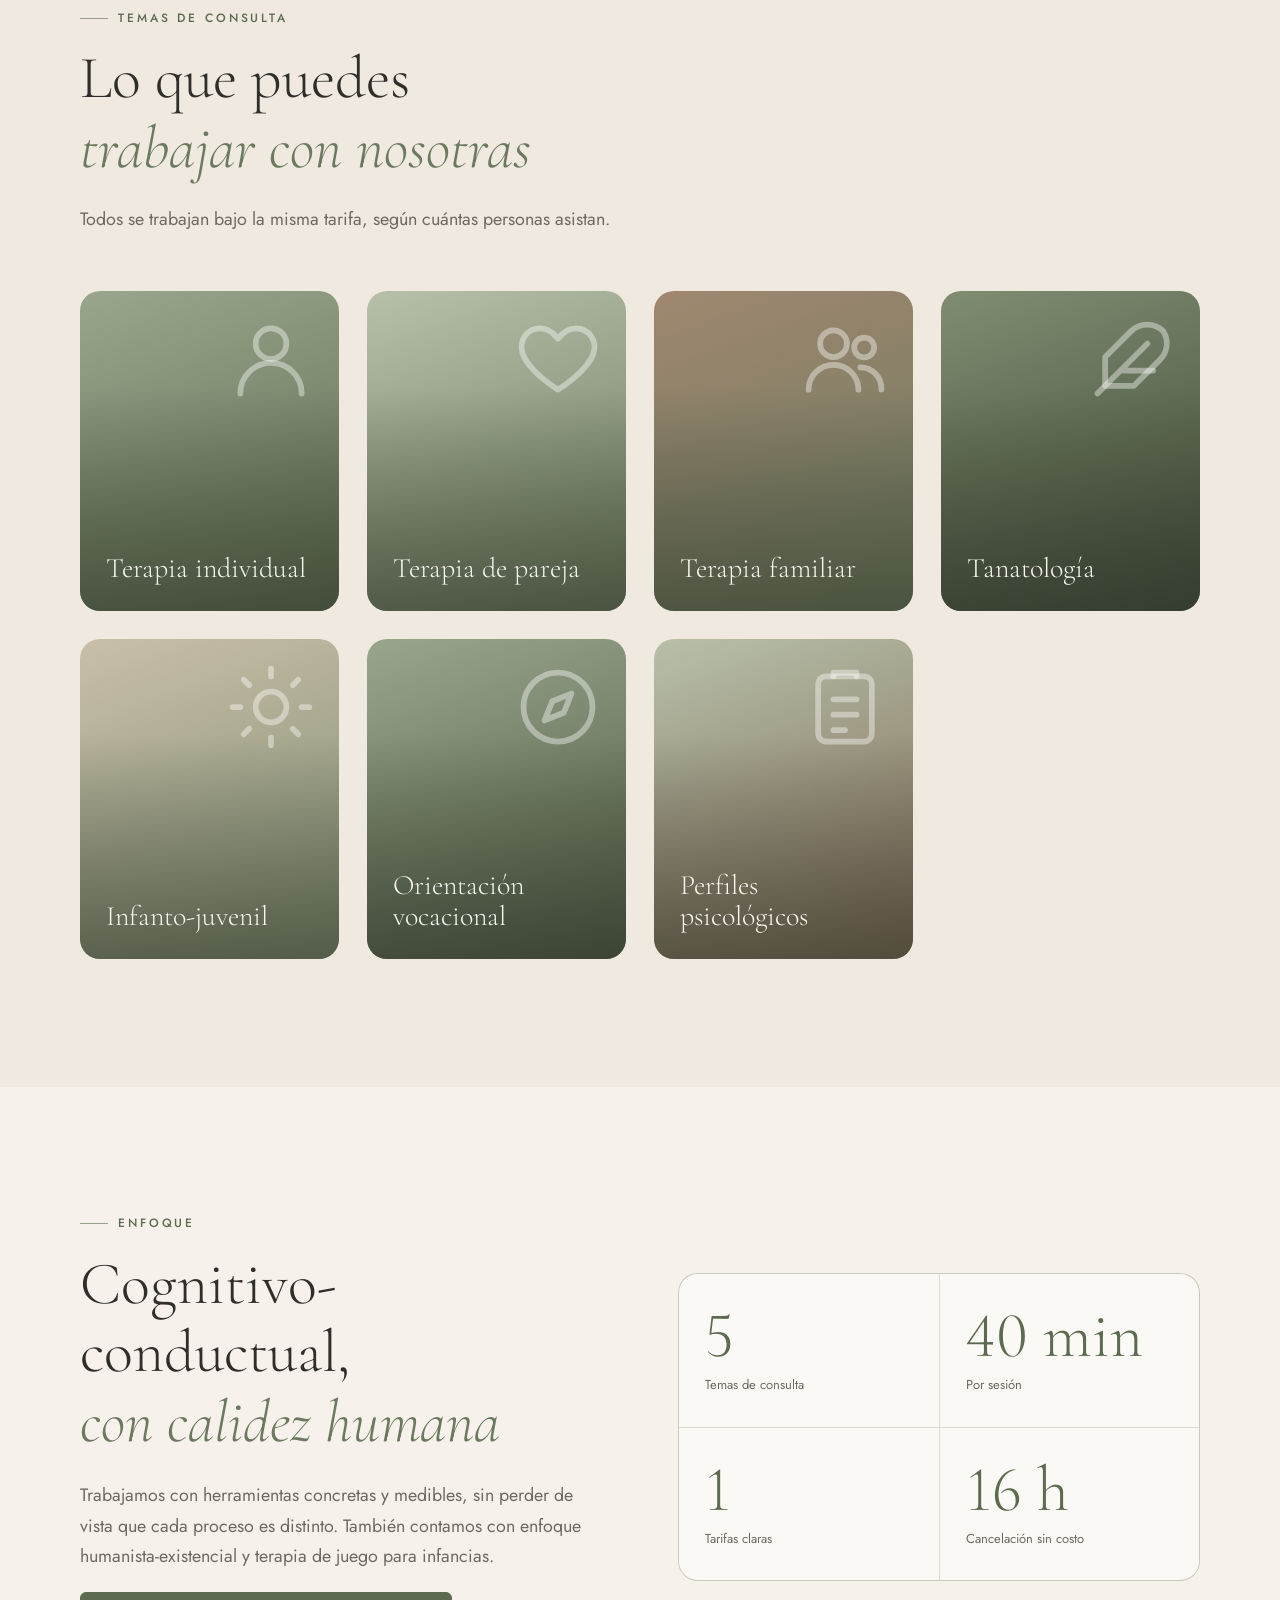
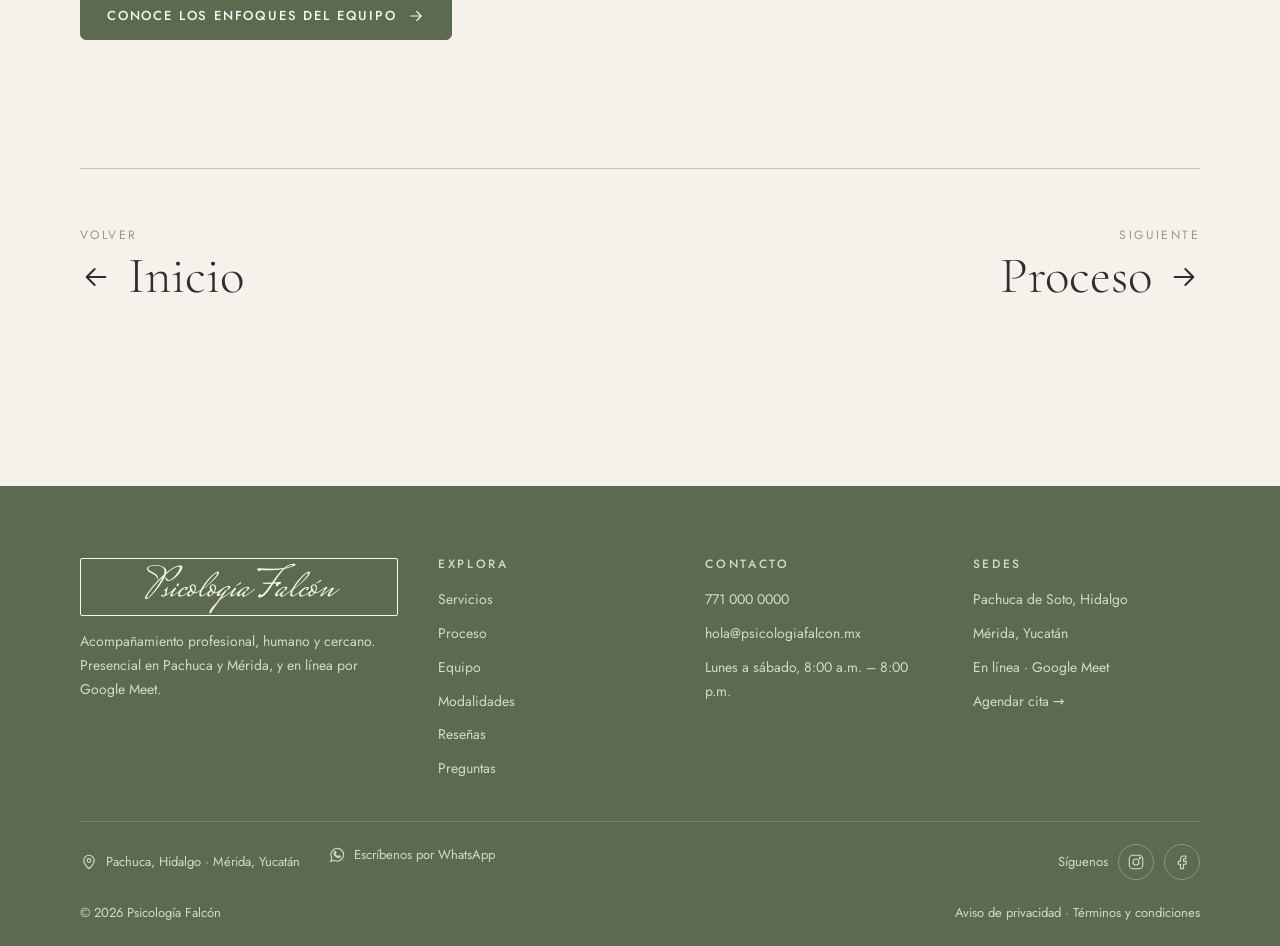
<file: servicios.html>
<!DOCTYPE html>
<html lang="es">
<head>
<meta charset="utf-8">
<meta name="viewport" content="width=device-width, initial-scale=1">
<title>Servicios y precios · Psicología Falcón</title>
<meta name="description" content="Tarifas claras para terapia individual y de pareja, y los temas que puedes trabajar con Psicología Falcón.">
<meta name="theme-color" content="#5C6B50">
<link rel="stylesheet" href="css/styles.css">
</head>
<body data-page="servicios">
<div data-site-header></div>

<main>
  <section class="page-hero">
    <div class="blob blob--1" data-parallax="0.1"></div>
    <div class="blob blob--3"></div>
    <div class="container">
      <nav class="breadcrumb" data-reveal><a href="index.html">Inicio</a><span>/</span><span>Servicios</span></nav>
      <h1 data-split>Una tarifa clara,<br><em>sin letra chica</em></h1>
      <p class="lead" data-reveal style="--d:300ms">El precio se define por cuántas personas asisten a la sesión, no por el tema que se trabaja. Todas las sesiones son de 60 minutos.</p>
    </div>
    <span class="page-hero__num" data-parallax="-0.15">01</span>
  </section>

  <!-- PRECIOS -->
  <section class="section" style="padding-top:clamp(40px,6vw,72px)">
    <div class="container">
      <div class="grid grid--2" data-stagger="120" style="max-width:920px;margin-inline:auto">
        <article class="card price-card" data-tilt>
          <span class="eyebrow">Individual</span>
          <div class="amount"><span data-count="1000">1,000</span><small>MXN</small></div>
          <p>60 minutos · una persona</p>
          <ul class="check-list">
            <li><i data-icon="check"></i>Terapia individual, infanto-juvenil y orientación vocacional</li>
            <li><i data-icon="check"></i>Tanatología y perfiles psicológicos</li>
            <li><i data-icon="check"></i>Presencial o en línea</li>
          </ul>
          <a class="btn btn--ghost" href="agendar.html?tipo=individual" style="justify-self:start;margin-top:8px">Agendar individual <i data-icon="arrow"></i></a>
        </article>
        <article class="card price-card price-card--featured" data-tilt>
          <span class="eyebrow">Pareja</span>
          <div class="amount"><span data-count="1250">1,250</span><small>MXN</small></div>
          <p>60 minutos · dos personas</p>
          <ul class="check-list">
            <li><i data-icon="check"></i>Terapia de pareja</li>
            <li><i data-icon="check"></i>Cualquier tema cuando asisten dos personas</li>
            <li><i data-icon="check"></i>Presencial o en línea</li>
          </ul>
          <a class="btn btn--light" href="agendar.html?tipo=pareja" style="justify-self:start;margin-top:8px">Agendar en pareja <i data-icon="arrow"></i></a>
        </article>
      </div>
      <p class="card" data-reveal style="max-width:920px;margin:28px auto 0;background:var(--sage-100);border:0;color:var(--ink-700)">
        Por ejemplo: si tomas tanatología tú solo/a, pagas tarifa Individual; si van dos personas, se paga tarifa Pareja.
      </p>
      <div class="info-strip" data-reveal style="max-width:920px;margin:20px auto 0;background:transparent;border:1px solid var(--line)">
        <span><i data-icon="sparkle"></i>No hay consulta inicial gratuita</span>
        <span><i data-icon="sparkle"></i>Sin descuentos por paquete</span>
        <span><i data-icon="sparkle"></i>Cada sesión se cobra completa</span>
      </div>
    </div>
  </section>

  <!-- TEMAS -->
  <section class="section section--alt">
    <div class="container">
      <div class="section-head">
        <span class="eyebrow" data-reveal>Temas de consulta</span>
        <h2 class="title" data-split>Lo que puedes<br><em>trabajar con nosotras</em></h2>
        <p class="lead" data-reveal>Todos se trabajan bajo la misma tarifa, según cuántas personas asistan.</p>
      </div>
      <div class="grid grid--4" id="topics" style="margin-top:56px" data-stagger="80"></div>
    </div>
  </section>

  <!-- ENFOQUE -->
  <section class="section">
    <div class="container grid grid--2" style="align-items:center;gap:clamp(32px,6vw,80px)">
      <div class="stack" style="gap:20px">
        <span class="eyebrow" data-reveal>Enfoque</span>
        <h2 class="title" data-split>Cognitivo-conductual,<br><em>con calidez humana</em></h2>
        <p class="lead" data-reveal>Trabajamos con herramientas concretas y medibles, sin perder de vista que cada proceso es distinto. También contamos con enfoque humanista-existencial y terapia de juego para infancias.</p>
        <div data-reveal><a class="btn" href="equipo.html" data-magnetic>Conoce los enfoques del equipo <i data-icon="arrow"></i></a></div>
      </div>
      <div class="stats" data-reveal="right">
        <div><strong data-count="7">7</strong><span>Temas de consulta</span></div>
        <div><strong data-count="60" data-suffix=" min">60 min</strong><span>Por sesión</span></div>
        <div><strong data-count="2">2</strong><span>Tarifas claras</span></div>
        <div><strong data-count="24" data-suffix=" h">24 h</strong><span>Cancelación sin costo</span></div>
      </div>
    </div>
  </section>

  <section class="section" style="padding-top:0">
    <div class="container">
      <div class="next-page">
        <a class="prev" href="index.html"><small>Volver</small><strong><i data-icon="arrow"></i>Inicio</strong></a>
        <a class="next" href="proceso.html"><small>Siguiente</small><strong>Proceso<i data-icon="arrow"></i></strong></a>
      </div>
    </div>
  </section>
</main>

<div data-site-footer></div>
<script src="js/data.js"></script>
<script>
  document.getElementById('topics').innerHTML = PF.TOPICS.map(t =>
    '<a class="topic" href="agendar.html" tabindex="0" style="--tile-bg:' + t.bg + '">' +
      '<i data-icon="' + t.icon + '" class="topic__art"></i>' +
      '<h3>' + t.label + '</h3><p>' + t.text + '</p></a>').join('');
</script>
<script src="js/main.js"></script>
</body>
</html>
</file>
<file: css/styles.css>
@import url("https://fonts.googleapis.com/css2?family=Jost:wght@300;400;500;600&family=Cormorant+Garamond:ital,wght@0,300;0,400;0,500;1,300;1,400&family=Mrs+Saint+Delafield&display=swap");

/* ============ Tokens — paleta salvia / crema ============ */
:root {
  --sage-900: #3E4836;
  --sage-800: #4D5943;
  --sage-700: #5C6B50;
  --sage-600: #6B7A5E;
  --sage-500: #7F8D71;
  --sage-400: #9AA68C;
  --sage-300: #B7C0A9;
  --sage-200: #D3D9C9;
  --sage-100: #E4E7DC;
  --sage-50:  #EEF0E8;

  --cream-50:  #FBF9F5;
  --cream-100: #F6F2EB;
  --cream-200: #EFE9DF;
  --cream-300: #E5DDD0;
  --linen:     #D9CFBF;

  --taupe-500: #A08770;
  --taupe-700: #7E6853;

  --ink-900: #2F2E2A;
  --ink-700: #48463F;
  --ink-500: #6E6A61;
  --ink-300: #9A958B;

  --surface-page: var(--cream-100);
  --surface-alt: var(--cream-200);
  --surface-card: var(--cream-50);
  --surface-sage: var(--sage-100);
  --surface-deep: var(--sage-700);

  --text: var(--ink-900);
  --text-2: var(--ink-500);
  --text-3: var(--ink-300);
  --text-inv: #F8F6F0;
  --text-inv-2: rgba(248, 246, 240, .78);
  --accent: var(--sage-700);
  --accent-warm: var(--taupe-700);

  --line: rgba(92, 107, 80, .16);
  --line-strong: rgba(92, 107, 80, .32);

  --font-display: "Cormorant Garamond", Georgia, serif;
  --font-sans: "Jost", system-ui, sans-serif;
  --font-script: "Mrs Saint Delafield", cursive;

  --r-sm: 6px;
  --r-md: 12px;
  --r-lg: 20px;
  --r-xl: 32px;
  --r-pill: 999px;

  --shadow-sm: 0 2px 10px rgba(62, 72, 54, .06);
  --shadow-md: 0 12px 32px rgba(62, 72, 54, .10);
  --shadow-lg: 0 28px 64px rgba(62, 72, 54, .14);

  --ease: cubic-bezier(.2, .7, .3, 1);
  --ease-soft: cubic-bezier(.16, .84, .44, 1);
  --container: 1200px;
  --gutter: clamp(16px, 4vw, 40px);
  --section-y: clamp(72px, 10vw, 128px);
}

/* ============ Base ============ */
*, *::before, *::after { box-sizing: border-box; }
html { scroll-behavior: smooth; -webkit-text-size-adjust: 100%; }
body {
  margin: 0;
  background: var(--surface-page);
  color: var(--text);
  font: 400 16px/1.7 var(--font-sans);
  -webkit-font-smoothing: antialiased;
  overflow-x: hidden;
}
img, svg { display: block; max-width: 100%; }
a { color: inherit; text-decoration: none; }
button, input, select, textarea { font: inherit; color: inherit; }
::selection { background: var(--sage-200); color: var(--ink-900); }
:focus-visible { outline: 2px solid var(--sage-600); outline-offset: 3px; border-radius: 4px; }
h1, h2, h3, h4 { margin: 0; font-family: var(--font-display); font-weight: 300; line-height: 1.12; text-wrap: balance; }
p { margin: 0; text-wrap: pretty; }

@view-transition { navigation: auto; }
::view-transition-old(root) { animation: vt-out 320ms var(--ease) both; }
::view-transition-new(root) { animation: vt-in 520ms var(--ease-soft) both; }
@keyframes vt-out { to { opacity: 0; transform: translateY(-8px); } }
@keyframes vt-in { from { opacity: 0; transform: translateY(12px); } }

.container { max-width: var(--container); margin: 0 auto; padding-inline: var(--gutter); }
.section { padding-block: var(--section-y); position: relative; }
.section--alt { background: var(--surface-alt); }
.section--sage { background: var(--surface-sage); }
.eyebrow {
  display: inline-flex; align-items: center; gap: 10px;
  font: 500 12px/1.4 var(--font-sans); letter-spacing: .24em; text-transform: uppercase; color: var(--accent);
}
.eyebrow::before { content: ""; width: 28px; height: 1px; background: currentColor; opacity: .6; }
.title { font-size: clamp(34px, 5vw, 60px); }
.title em { font-style: italic; color: var(--sage-600); }
.lead { font-size: clamp(16px, 1.4vw, 19px); color: var(--text-2); max-width: 38em; }
.section-head { display: grid; gap: 18px; max-width: 760px; }
.section-head--center { margin-inline: auto; text-align: center; justify-items: center; }
.section-head--center .lead { margin-inline: auto; }
.muted { color: var(--text-2); }
.small { font-size: 14px; }

/* ============ Wordmark ============ */
.wordmark {
  display: inline-flex; align-items: center; justify-content: center;
  padding: 6px 18px 2px; border: 1px solid currentColor; border-radius: 2px;
  font: 400 30px/1 var(--font-script); color: var(--ink-700);
  transition: color .3s var(--ease), border-color .3s var(--ease);
  white-space: nowrap;
}
.wordmark--lg { font-size: 42px; padding: 10px 26px 4px; }

/* ============ Buttons ============ */
.btn {
  --bg: var(--sage-700); --fg: var(--text-inv); --bd: var(--sage-700);
  position: relative; display: inline-flex; align-items: center; justify-content: center; gap: 10px;
  min-height: 48px; padding: 0 26px; border-radius: var(--r-sm);
  background: var(--bg); color: var(--fg); border: 1px solid var(--bd);
  font: 500 13px/1 var(--font-sans); letter-spacing: .14em; text-transform: uppercase;
  cursor: pointer; overflow: hidden; isolation: isolate; white-space: nowrap;
  transition: transform .35s var(--ease), box-shadow .35s var(--ease), background .3s, color .3s, border-color .3s;
}
.btn::after {
  content: ""; position: absolute; inset: 0; z-index: -1;
  background: radial-gradient(120px circle at var(--mx, 50%) var(--my, 50%), rgba(255,255,255,.28), transparent 70%);
  opacity: 0; transition: opacity .3s;
}
.btn:hover { transform: translateY(-2px); box-shadow: 0 10px 24px rgba(62,72,54,.22); }
.btn:hover::after { opacity: 1; }
.btn:active { transform: scale(.98); }
.btn svg { width: 18px; height: 18px; transition: transform .35s var(--ease); }
.btn:hover svg { transform: translateX(3px); }
.btn--ghost { --bg: transparent; --fg: var(--ink-700); --bd: var(--line-strong); }
.btn--ghost:hover { --bg: var(--cream-50); box-shadow: var(--shadow-sm); }
.btn--light { --bg: var(--cream-50); --fg: var(--sage-800); --bd: var(--cream-50); }
.btn--outline-light { --bg: transparent; --fg: var(--text-inv); --bd: rgba(248,246,240,.5); }
.btn--sm { min-height: 40px; padding: 0 18px; font-size: 12px; }
.btn--lg { min-height: 56px; padding: 0 32px; }
.btn[disabled] { opacity: .45; cursor: not-allowed; transform: none; box-shadow: none; }
.link-arrow {
  display: inline-flex; align-items: center; gap: 8px; color: var(--accent);
  font: 500 13px/1 var(--font-sans); letter-spacing: .08em;
}
.link-arrow svg { width: 16px; height: 16px; transition: transform .3s var(--ease); }
.link-arrow:hover svg { transform: translateX(4px); }

/* ============ Header ============ */
.site-header {
  position: fixed; inset: 0 0 auto; z-index: 80;
  transition: background .35s var(--ease), box-shadow .35s var(--ease), padding .35s var(--ease);
  padding-block: 18px;
}
.site-header.is-scrolled {
  background: rgba(246, 242, 235, .86);
  backdrop-filter: saturate(150%) blur(14px); -webkit-backdrop-filter: saturate(150%) blur(14px);
  box-shadow: 0 1px 0 var(--line); padding-block: 10px;
}
.site-header__inner { display: flex; align-items: center; gap: 24px; }
.site-nav { margin-left: auto; display: flex; align-items: center; gap: 4px; }
.site-nav a {
  position: relative; padding: 10px 12px;
  font: 500 12px/1 var(--font-sans); letter-spacing: .14em; text-transform: uppercase; color: var(--ink-500);
  transition: color .25s;
}
.site-nav a::after {
  content: ""; position: absolute; left: 12px; right: 12px; bottom: 4px; height: 1px;
  background: var(--sage-600); transform: scaleX(0); transform-origin: right; transition: transform .4s var(--ease);
}
.site-nav a:hover, .site-nav a[aria-current="page"] { color: var(--ink-900); }
.site-nav a:hover::after, .site-nav a[aria-current="page"]::after { transform: scaleX(1); transform-origin: left; }
.nav-toggle {
  display: none; margin-left: auto; width: 44px; height: 44px; border: 1px solid var(--line-strong);
  border-radius: var(--r-sm); background: var(--cream-50); cursor: pointer; place-items: center;
}
.nav-toggle span { display: block; width: 18px; height: 1.5px; background: var(--ink-700); position: relative; transition: background .2s; }
.nav-toggle span::before, .nav-toggle span::after {
  content: ""; position: absolute; left: 0; width: 18px; height: 1.5px; background: var(--ink-700); transition: transform .35s var(--ease);
}
.nav-toggle span::before { top: -6px; }
.nav-toggle span::after { top: 6px; }
.nav-open .nav-toggle span { background: transparent; }
.nav-open .nav-toggle span::before { transform: translateY(6px) rotate(45deg); }
.nav-open .nav-toggle span::after { transform: translateY(-6px) rotate(-45deg); }

@media (max-width: 980px) {
  .nav-toggle { display: grid; }
  .site-header .btn--cta { display: none; }
  .site-nav {
    position: fixed; inset: 0; z-index: -1; margin: 0;
    flex-direction: column; justify-content: center; gap: 6px;
    background: var(--cream-100);
    clip-path: circle(0 at calc(100% - 40px) 40px);
    transition: clip-path .7s var(--ease-soft);
  }
  .site-nav a { font: 300 clamp(30px, 8vw, 44px)/1.2 var(--font-display); letter-spacing: 0; text-transform: none; color: var(--ink-700); opacity: 0; transform: translateY(16px); transition: opacity .5s, transform .5s var(--ease-soft), color .2s; }
  .site-nav a::after { display: none; }
  .site-nav .btn { margin-top: 18px; opacity: 0; transition: opacity .5s; }
  .nav-open .site-nav { clip-path: circle(150% at calc(100% - 40px) 40px); }
  .nav-open .site-nav a, .nav-open .site-nav .btn { opacity: 1; transform: none; }
  .nav-open .site-nav a:nth-child(2) { transition-delay: .05s; }
  .nav-open .site-nav a:nth-child(3) { transition-delay: .1s; }
  .nav-open .site-nav a:nth-child(4) { transition-delay: .15s; }
  .nav-open .site-nav a:nth-child(5) { transition-delay: .2s; }
  .nav-open .site-nav a:nth-child(6) { transition-delay: .25s; }
  .nav-open .site-nav a:nth-child(7) { transition-delay: .3s; }
  .nav-open { overflow: hidden; }
}
@media (min-width: 981px) { .site-nav .btn { display: none; } }

.scroll-progress {
  position: fixed; top: 0; left: 0; height: 2px; width: 100%; z-index: 90;
  background: linear-gradient(90deg, var(--sage-400), var(--sage-700));
  transform-origin: left; transform: scaleX(0);
}

/* ============ Hero (landing) ============ */
.hero {
  position: relative; min-height: 100svh; display: grid; align-items: center;
  padding: 120px 0 80px; overflow: hidden;
  background:
    radial-gradient(70% 60% at 85% 20%, rgba(255,255,255,.65), transparent 60%),
    linear-gradient(180deg, var(--cream-100), var(--cream-200));
}
.hero__grid { display: grid; grid-template-columns: 1.05fr 1fr; gap: clamp(32px, 6vw, 80px); align-items: center; }
.hero__copy { display: grid; gap: 26px; justify-items: start; position: relative; z-index: 2; }
.hero__title { font-size: clamp(52px, 8.4vw, 112px); line-height: .98; letter-spacing: -.01em; color: var(--ink-900); }
.hero__title em { display: block; font-style: italic; color: var(--sage-600); }
.hero__rotator { display: inline-grid; vertical-align: bottom; }
.hero__rotator span { grid-area: 1 / 1; opacity: 0; transform: translateY(60%); filter: blur(6px); transition: opacity .8s var(--ease-soft), transform .8s var(--ease-soft), filter .8s; }
.hero__rotator span.is-active { opacity: 1; transform: none; filter: none; }
.hero__rotator span.is-leaving { opacity: 0; transform: translateY(-60%); filter: blur(6px); }
.hero__actions { display: flex; flex-wrap: wrap; gap: 14px; }
.hero__meta { display: flex; flex-wrap: wrap; gap: 28px; padding-top: 22px; border-top: 1px solid var(--line); width: 100%; max-width: 520px; }
.hero__meta div { display: grid; gap: 2px; }
.hero__meta strong { font: 300 36px/1 var(--font-display); color: var(--sage-700); }
.hero__meta span { font-size: 12px; letter-spacing: .14em; text-transform: uppercase; color: var(--text-2); }

.hero__art { position: relative; aspect-ratio: 4 / 5; max-height: 74svh; justify-self: center; width: 100%; max-width: 520px; }
.arch {
  position: absolute; inset: 0; border-radius: 999px 999px var(--r-lg) var(--r-lg); overflow: hidden;
  background: linear-gradient(165deg, var(--sage-300) 0%, var(--sage-500) 55%, var(--sage-700) 100%);
  box-shadow: var(--shadow-lg);
}
.arch::before { /* luz de ventana */
  content: ""; position: absolute; inset: -20%;
  background: repeating-linear-gradient(115deg, rgba(255,255,255,.0) 0 38px, rgba(255,255,255,.12) 38px 70px);
  animation: light-drift 14s ease-in-out infinite alternate;
  mask-image: radial-gradient(80% 70% at 70% 20%, #000 20%, transparent 75%);
}
.arch::after {
  content: ""; position: absolute; inset: 0;
  background: radial-gradient(60% 45% at 70% 18%, rgba(255,247,230,.55), transparent 70%);
  animation: breathe 7s ease-in-out infinite;
}
@keyframes light-drift { to { transform: translate3d(-6%, 4%, 0) rotate(2deg); } }
@keyframes breathe { 0%,100% { opacity: .6; } 50% { opacity: 1; } }
.arch__plant { position: absolute; left: -6%; bottom: -2%; width: 70%; color: var(--sage-900); opacity: .5; transform-origin: bottom center; animation: sway 8s ease-in-out infinite; z-index: 1; }
.arch__chair { position: absolute; right: 8%; bottom: 0; width: 56%; z-index: 1; }
@keyframes sway { 0%,100% { transform: rotate(-2deg); } 50% { transform: rotate(2.5deg); } }

.float-card {
  position: absolute; z-index: 3; display: flex; align-items: center; gap: 12px;
  padding: 14px 18px; border-radius: var(--r-md);
  background: rgba(251, 249, 245, .82); backdrop-filter: blur(12px); -webkit-backdrop-filter: blur(12px);
  border: 1px solid rgba(255,255,255,.7); box-shadow: var(--shadow-md);
  font-size: 13px; line-height: 1.35; color: var(--ink-700);
  animation: floaty 6s ease-in-out infinite;
}
.float-card strong { display: block; font-weight: 500; color: var(--ink-900); }
.float-card .dot { width: 38px; height: 38px; border-radius: 50%; display: grid; place-items: center; background: var(--sage-100); color: var(--sage-700); flex: none; }
.float-card .dot svg { width: 18px; height: 18px; }
.float-card--a { top: 14%; left: -12%; }
.float-card--b { bottom: 18%; right: -10%; animation-delay: -3s; }
.float-card--c { bottom: -4%; left: 6%; animation-delay: -1.5s; }
.pulse { width: 8px; height: 8px; border-radius: 50%; background: #6FA36B; box-shadow: 0 0 0 0 rgba(111,163,107,.6); animation: pulse 2s infinite; }
@keyframes pulse { 70% { box-shadow: 0 0 0 10px rgba(111,163,107,0); } 100% { box-shadow: 0 0 0 0 rgba(111,163,107,0); } }
@keyframes floaty { 0%,100% { transform: translateY(0); } 50% { transform: translateY(-12px); } }

.blob { position: absolute; border-radius: 50%; filter: blur(60px); opacity: .55; pointer-events: none; z-index: 0; animation: blob 18s ease-in-out infinite alternate; }
.blob--1 { width: 520px; height: 520px; background: var(--sage-200); top: -10%; left: -10%; }
.blob--2 { width: 420px; height: 420px; background: #E9DFCF; bottom: -15%; right: 20%; animation-delay: -6s; }
.blob--3 { width: 300px; height: 300px; background: var(--sage-300); top: 30%; right: -6%; opacity: .35; animation-delay: -12s; }
@keyframes blob { 0% { transform: translate(0,0) scale(1); } 50% { transform: translate(60px,-40px) scale(1.1); } 100% { transform: translate(-40px,30px) scale(.95); } }

.leaf-deco { position: absolute; color: var(--sage-400); opacity: .45; pointer-events: none; }

.scroll-cue { position: absolute; left: 50%; bottom: 26px; transform: translateX(-50%); display: grid; justify-items: center; gap: 8px; font-size: 11px; letter-spacing: .3em; text-transform: uppercase; color: var(--text-2); z-index: 2; }
.scroll-cue i { width: 1px; height: 44px; background: linear-gradient(var(--sage-600), transparent); position: relative; overflow: hidden; }
.scroll-cue i::after { content: ""; position: absolute; left: 0; top: -40%; width: 1px; height: 40%; background: var(--cream-50); animation: cue 2s var(--ease) infinite; }
@keyframes cue { to { top: 110%; } }

@media (max-width: 900px) {
  .hero { padding-top: 110px; }
  .hero__grid { grid-template-columns: 1fr; }
  .hero__art { max-width: 400px; margin-top: 20px; }
  .float-card--a { left: -4%; }
  .float-card--b { right: -4%; }
  .scroll-cue { display: none; }
}

/* ============ Page hero (subpáginas) ============ */
.page-hero {
  position: relative; overflow: hidden; padding: clamp(140px, 18vw, 200px) 0 clamp(64px, 8vw, 100px);
  background: linear-gradient(180deg, var(--cream-100), var(--cream-200));
}
.page-hero .container { position: relative; z-index: 2; display: grid; gap: 22px; justify-items: start; }
.page-hero h1 { font-size: clamp(46px, 7.4vw, 96px); line-height: 1; }
.page-hero h1 em { font-style: italic; color: var(--sage-600); }
.page-hero .lead { max-width: 34em; }
.breadcrumb { display: flex; gap: 10px; align-items: center; font-size: 12px; letter-spacing: .16em; text-transform: uppercase; color: var(--text-3); }
.breadcrumb a:hover { color: var(--accent); }
.page-hero__num {
  position: absolute; right: var(--gutter); bottom: -0.18em; z-index: 1;
  font: 300 clamp(160px, 28vw, 380px)/1 var(--font-display); color: var(--sage-700); opacity: .07; pointer-events: none;
}

/* ============ Marquee ============ */
.marquee { overflow: hidden; background: var(--sage-700); color: var(--text-inv); padding: 22px 0; }
.marquee__track { display: flex; width: max-content; animation: marquee 38s linear infinite; }
.marquee:hover .marquee__track { animation-play-state: paused; }
.marquee__item { display: inline-flex; align-items: center; gap: 28px; padding-right: 28px; font: 300 clamp(22px, 2.6vw, 32px)/1 var(--font-display); white-space: nowrap; }
.marquee__item svg { width: 18px; height: 18px; color: var(--sage-300); }
@keyframes marquee { to { transform: translateX(-50%); } }

/* ============ Cards & grids ============ */
.grid { display: grid; gap: clamp(16px, 2.2vw, 28px); }
.grid--2 { grid-template-columns: repeat(auto-fit, minmax(min(100%, 340px), 1fr)); }
.grid--3 { grid-template-columns: repeat(auto-fit, minmax(min(100%, 280px), 1fr)); }
.grid--4 { grid-template-columns: repeat(auto-fit, minmax(min(100%, 230px), 1fr)); }

.card {
  position: relative; background: var(--surface-card); border: 1px solid var(--line);
  border-radius: var(--r-lg); padding: clamp(24px, 3vw, 36px); overflow: hidden;
  transition: transform .5s var(--ease), box-shadow .5s var(--ease), border-color .4s;
  transform-style: preserve-3d;
}
.card::before { /* brillo que sigue al cursor */
  content: ""; position: absolute; inset: 0; pointer-events: none; opacity: 0; transition: opacity .4s;
  background: radial-gradient(380px circle at var(--mx, 50%) var(--my, 50%), rgba(183,192,169,.28), transparent 60%);
}
.card:hover { box-shadow: var(--shadow-md); border-color: var(--line-strong); }
.card:hover::before { opacity: 1; }
.card > * { position: relative; }
.card h3 { font-size: clamp(24px, 2.4vw, 30px); }
.card p { color: var(--text-2); }
.icon-badge {
  width: 56px; height: 56px; border-radius: 50%; display: grid; place-items: center;
  background: var(--sage-100); color: var(--sage-700); transition: background .4s, color .4s, transform .6s var(--ease);
}
.icon-badge svg { width: 24px; height: 24px; }
.card:hover .icon-badge { background: var(--sage-700); color: var(--text-inv); transform: rotate(-8deg) scale(1.06); }
.card__num { position: absolute; top: 18px; right: 24px; font: 300 64px/1 var(--font-display); color: var(--sage-200); transition: color .4s, transform .6s var(--ease); }
.card:hover .card__num { color: var(--sage-300); transform: translateY(-4px); }
.stack { display: grid; gap: 14px; align-content: start; }

/* Section-link tiles (landing) */
.explore { display: grid; grid-template-columns: repeat(auto-fit, minmax(min(100%, 340px), 1fr)); gap: 1px; background: var(--line); border: 1px solid var(--line); border-radius: var(--r-lg); overflow: hidden; }
.explore a {
  position: relative; display: grid; gap: 14px; padding: clamp(28px, 3.4vw, 44px); background: var(--surface-card);
  min-height: 260px; align-content: space-between; overflow: hidden; transition: background .5s var(--ease), color .5s;
}
.explore a::after {
  content: ""; position: absolute; inset: 0; background: var(--sage-700);
  clip-path: circle(0 at var(--mx, 100%) var(--my, 100%)); transition: clip-path .7s var(--ease-soft); z-index: 0;
}
.explore a:hover::after { clip-path: circle(150% at var(--mx, 100%) var(--my, 100%)); }
.explore a > * { position: relative; z-index: 1; transition: color .4s; }
.explore a:hover > * { color: var(--text-inv); }
.explore__top { display: flex; justify-content: space-between; align-items: center; font-size: 12px; letter-spacing: .2em; text-transform: uppercase; color: var(--text-3); }
.explore__top svg { width: 22px; height: 22px; transition: transform .5s var(--ease); }
.explore a:hover .explore__top svg { transform: rotate(-45deg); }
.explore h3 { font-size: clamp(30px, 3.2vw, 42px); }
.explore p { color: var(--text-2); font-size: 15px; }

/* Price list band (como la referencia) */
.price-band { background: var(--sage-100); border-radius: var(--r-lg); padding: clamp(28px, 4vw, 48px); }
.price-row { display: grid; grid-template-columns: repeat(auto-fit, minmax(min(100%, 160px), 1fr)); gap: 8px; margin-top: 28px; }
.price-item { display: grid; justify-items: center; text-align: center; gap: 6px; padding: 18px 10px; border-radius: var(--r-md); transition: background .4s, transform .5s var(--ease); }
.price-item:hover { background: var(--cream-50); transform: translateY(-6px); }
.price-item svg { width: 30px; height: 30px; color: var(--sage-600); margin-bottom: 4px; transition: transform .6s var(--ease); }
.price-item:hover svg { transform: scale(1.15) rotate(-6deg); }
.price-item strong { font-weight: 500; font-size: 14px; }
.price-item span { font-size: 12px; color: var(--text-2); }

.price-card { display: grid; gap: 14px; }
.price-card .amount { font: 300 clamp(52px, 6vw, 76px)/1 var(--font-display); color: var(--sage-800); }
.price-card .amount small { font: 400 16px var(--font-sans); color: var(--text-2); margin-left: 6px; }
.price-card--featured { background: var(--sage-700); color: var(--text-inv); border-color: var(--sage-700); }
.price-card--featured p, .price-card--featured .amount small, .price-card--featured li { color: var(--text-inv-2); }
.price-card--featured .amount, .price-card--featured h3 { color: var(--text-inv); }
.price-card--featured .eyebrow { color: var(--sage-200); }
.check-list { list-style: none; margin: 0; padding: 0; display: grid; gap: 10px; }
.check-list li { display: flex; gap: 12px; align-items: flex-start; color: var(--text-2); }
.check-list svg { width: 18px; height: 18px; flex: none; margin-top: 4px; color: var(--sage-600); }
.price-card--featured .check-list svg { color: var(--sage-200); }

/* Topic tiles */
.topic {
  position: relative; display: grid; align-content: end; min-height: 320px; padding: 26px;
  border-radius: var(--r-lg); overflow: hidden; color: var(--text-inv); isolation: isolate;
  background: var(--tile-bg, linear-gradient(160deg, var(--sage-400), var(--sage-700)));
  transition: transform .6s var(--ease), box-shadow .6s var(--ease);
}
.topic::before { content: ""; position: absolute; inset: 0; z-index: -1; background: linear-gradient(180deg, transparent 30%, rgba(46,52,40,.55)); }
.topic__art { position: absolute; top: 22px; right: 22px; width: 92px; height: 92px; color: rgba(255,255,255,.4); z-index: -1; transition: transform 1s var(--ease); }
.topic:hover { transform: translateY(-8px); box-shadow: var(--shadow-lg); }
.topic:hover .topic__art { transform: scale(1.25) rotate(-10deg); }
.topic h3 { font-size: 28px; }
.topic p { font-size: 14px; color: var(--text-inv-2); max-height: 0; opacity: 0; overflow: hidden; transition: max-height .6s var(--ease), opacity .5s, margin .5s; }
.topic:hover p, .topic:focus-visible p { max-height: 120px; opacity: 1; margin-top: 8px; }
@media (hover: none) { .topic p { max-height: none; opacity: 1; margin-top: 8px; } }

/* Team */
.team-card { display: grid; grid-template-columns: 132px 1fr; gap: 22px; align-items: center; padding: 20px; }
.team-card--full { grid-template-columns: 1fr; padding: 0; }
.avatar {
  position: relative; aspect-ratio: 1; border-radius: var(--r-md); overflow: hidden; display: grid; place-items: center;
  background: var(--av, linear-gradient(150deg, var(--sage-300), var(--sage-600)));
}
.avatar span { font: 300 46px/1 var(--font-display); color: rgba(255,255,255,.92); transition: transform .8s var(--ease); }
.avatar::after { content: ""; position: absolute; inset: 0; background: radial-gradient(70% 60% at 30% 20%, rgba(255,255,255,.35), transparent 60%); }
.card:hover .avatar span { transform: scale(1.12); }
.team-card--full .avatar { aspect-ratio: 5 / 4; border-radius: 0; }
.team-card--full .avatar span { font-size: 88px; }
.team-card--full .team-card__body { padding: 26px 28px 30px; display: grid; gap: 10px; }
.team-card h3 { font-size: 24px; line-height: 1.2; }
.tag { display: inline-flex; align-items: center; gap: 6px; padding: 5px 12px; border-radius: var(--r-pill); background: var(--sage-50); color: var(--sage-700); font-size: 12px; letter-spacing: .04em; }
.tag--warn { background: #F3EBDD; color: var(--taupe-700); }
.tags { display: flex; flex-wrap: wrap; gap: 6px; }
@media (max-width: 520px) { .team-card { grid-template-columns: 96px 1fr; gap: 16px; } .avatar span { font-size: 34px; } }

/* Testimonials */
.quote-card { display: grid; gap: 20px; align-content: space-between; }
.quote-card blockquote { margin: 0; font: 300 clamp(20px, 2vw, 25px)/1.4 var(--font-display); color: var(--ink-900); }
.quote-card blockquote::before { content: "“"; display: block; font-size: 70px; line-height: .6; color: var(--sage-300); margin-bottom: 8px; }
.quote-card footer { display: flex; align-items: center; gap: 12px; font-size: 14px; color: var(--text-2); }
.quote-card footer strong { color: var(--ink-900); font-weight: 500; display: block; }
.stars { display: flex; gap: 2px; color: var(--taupe-500); }
.stars svg { width: 14px; height: 14px; }

.carousel { position: relative; }
.carousel__viewport { overflow: hidden; border-radius: var(--r-xl); }
.carousel__track { display: flex; transition: transform .9s var(--ease-soft); }
.carousel__slide { flex: 0 0 100%; padding: clamp(36px, 6vw, 80px); display: grid; gap: 28px; justify-items: center; text-align: center; background: var(--sage-700); color: var(--text-inv); }
.carousel__slide blockquote { margin: 0; max-width: 820px; font: 300 clamp(26px, 3.6vw, 44px)/1.3 var(--font-display); }
.carousel__slide span { font-size: 13px; letter-spacing: .2em; text-transform: uppercase; color: var(--sage-200); }
.carousel__dots { display: flex; gap: 10px; justify-content: center; margin-top: 22px; }
.carousel__dots button { width: 10px; height: 10px; border-radius: var(--r-pill); border: 0; background: var(--sage-300); cursor: pointer; padding: 0; transition: width .5s var(--ease), background .3s; }
.carousel__dots button[aria-current="true"] { width: 34px; background: var(--sage-700); }

/* Steps (proceso) */
.timeline { position: relative; display: grid; gap: clamp(28px, 4vw, 56px); }
.timeline::before { content: ""; position: absolute; left: 27px; top: 0; bottom: 0; width: 1px; background: var(--line-strong); }
.timeline__fill { position: absolute; left: 27px; top: 0; width: 1px; background: var(--sage-700); height: 0; transition: height .2s linear; }
.step { position: relative; display: grid; grid-template-columns: 56px 1fr; gap: clamp(20px, 3vw, 40px); align-items: start; }
.step__dot { position: relative; z-index: 1; width: 56px; height: 56px; border-radius: 50%; display: grid; place-items: center; background: var(--cream-50); border: 1px solid var(--line-strong); color: var(--sage-700); transition: background .5s, color .5s, transform .5s var(--ease), border-color .5s; }
.step__dot svg { width: 22px; height: 22px; }
.step.is-active .step__dot { background: var(--sage-700); color: var(--text-inv); border-color: var(--sage-700); transform: scale(1.08); }
.step .card { padding: clamp(24px, 3vw, 36px); }
.step__label { font-size: 12px; letter-spacing: .22em; text-transform: uppercase; color: var(--accent); }

/* Modalidades */
.mode-card { padding: 0; display: grid; }
.mode-card__art { position: relative; aspect-ratio: 16 / 10; overflow: hidden; background: var(--mode-bg, linear-gradient(150deg, var(--sage-200), var(--sage-500))); display: grid; place-items: center; }
.mode-card__art svg.big { width: 38%; color: rgba(255,255,255,.85); transition: transform 1s var(--ease); }
.card:hover .mode-card__art svg.big { transform: scale(1.12) translateY(-4px); }
.mode-card__art::after { content: ""; position: absolute; inset: 0; background: repeating-linear-gradient(115deg, transparent 0 30px, rgba(255,255,255,.07) 30px 56px); animation: light-drift 12s ease-in-out infinite alternate; }
.mode-card__body { padding: 28px; display: grid; gap: 12px; }
.info-strip { display: flex; flex-wrap: wrap; gap: clamp(16px, 3vw, 40px); justify-content: center; padding: 24px 32px; border-radius: var(--r-lg); background: var(--sage-100); }
.info-strip span { display: inline-flex; align-items: center; gap: 10px; font-size: 14px; color: var(--ink-700); }
.info-strip svg { width: 18px; height: 18px; color: var(--sage-700); }

/* FAQ */
.faq { max-width: 860px; margin-inline: auto; border-top: 1px solid var(--line-strong); }
.faq details { border-bottom: 1px solid var(--line-strong); }
.faq summary { list-style: none; cursor: pointer; display: flex; justify-content: space-between; align-items: center; gap: 20px; padding: 26px 4px; font: 400 clamp(20px, 2.2vw, 26px)/1.3 var(--font-display); transition: color .3s, padding .4s var(--ease); }
.faq summary::-webkit-details-marker { display: none; }
.faq summary:hover { color: var(--sage-700); padding-left: 12px; }
.faq summary i { flex: none; width: 36px; height: 36px; border-radius: 50%; border: 1px solid var(--line-strong); position: relative; transition: transform .5s var(--ease), background .3s; }
.faq summary i::before, .faq summary i::after { content: ""; position: absolute; left: 50%; top: 50%; width: 12px; height: 1.5px; background: var(--sage-700); transform: translate(-50%, -50%); transition: transform .4s var(--ease), background .3s; }
.faq summary i::after { transform: translate(-50%, -50%) rotate(90deg); }
.faq details[open] summary i { transform: rotate(180deg); background: var(--sage-700); }
.faq details[open] summary i::before, .faq details[open] summary i::after { background: var(--cream-50); }
.faq details[open] summary i::after { transform: translate(-50%, -50%) rotate(0); }
.faq__answer { display: grid; grid-template-rows: 0fr; transition: grid-template-rows .5s var(--ease); }
.faq details[open] .faq__answer { grid-template-rows: 1fr; }
.faq__answer > div { overflow: hidden; }
.faq__answer p { padding: 0 4px 26px; color: var(--text-2); max-width: 62ch; }
.faq-filter { display: flex; flex-wrap: wrap; gap: 8px; justify-content: center; margin-bottom: 36px; }

/* Chips / options */
.chip {
  display: inline-flex; align-items: center; gap: 8px; min-height: 44px; padding: 0 20px;
  border: 1px solid var(--line-strong); border-radius: var(--r-pill); background: transparent; color: var(--ink-700);
  font-size: 14px; cursor: pointer; transition: background .3s, color .3s, border-color .3s, transform .3s var(--ease);
}
.chip:hover { border-color: var(--sage-600); transform: translateY(-2px); }
.chip[aria-pressed="true"] { background: var(--sage-700); border-color: var(--sage-700); color: var(--text-inv); }
.option {
  display: grid; gap: 6px; text-align: left; padding: 20px; border-radius: var(--r-md);
  border: 1px solid var(--line-strong); background: var(--cream-50); cursor: pointer;
  transition: border-color .3s, background .3s, transform .35s var(--ease), box-shadow .35s;
}
.option:hover { transform: translateY(-3px); box-shadow: var(--shadow-sm); }
.option[aria-pressed="true"] { border-color: var(--sage-700); background: var(--sage-50); box-shadow: inset 0 0 0 1px var(--sage-700); }
.option strong { font-weight: 500; }
.option span { font-size: 14px; color: var(--text-2); }
.option .option__head { display: flex; align-items: center; gap: 14px; }
.option .avatar { width: 52px; flex: none; border-radius: 50%; }
.option .avatar span { font-size: 20px; }

/* Booking */
.booking { display: grid; grid-template-columns: 300px 1fr; gap: 24px; align-items: start; }
.booking__aside { position: sticky; top: 96px; display: grid; gap: 16px; }
.booking__panel { background: var(--surface-card); border: 1px solid var(--line); border-radius: var(--r-lg); overflow: hidden; box-shadow: var(--shadow-sm); }
.booking__steps { display: flex; gap: 6px; padding: 20px 28px; border-bottom: 1px solid var(--line); overflow-x: auto; scrollbar-width: none; }
.booking__steps li { list-style: none; flex: none; display: flex; align-items: center; gap: 8px; font-size: 13px; color: var(--text-3); padding: 6px 10px; border-radius: var(--r-pill); transition: color .3s, background .3s; }
.booking__steps li b { width: 22px; height: 22px; border-radius: 50%; display: grid; place-items: center; font-size: 11px; font-weight: 500; border: 1px solid currentColor; }
.booking__steps li.is-current { color: var(--ink-900); background: var(--sage-50); }
.booking__steps li.is-current b { background: var(--sage-700); border-color: var(--sage-700); color: var(--text-inv); }
.booking__steps li.is-done { color: var(--sage-700); }
.booking__progress { height: 2px; background: var(--sage-100); }
.booking__progress div { height: 100%; background: var(--sage-700); width: 0; transition: width .6s var(--ease-soft); }
.booking__body { padding: clamp(22px, 4vw, 40px); min-height: 380px; }
.booking__body h3 { font-size: clamp(26px, 3vw, 34px); margin-bottom: 8px; }
.booking__pane { animation: pane-in .6s var(--ease-soft) both; display: grid; gap: 20px; }
@keyframes pane-in { from { opacity: 0; transform: translateX(24px); } }
.booking__foot { display: flex; justify-content: space-between; align-items: center; gap: 16px; padding: 18px clamp(22px, 4vw, 40px); border-top: 1px solid var(--line); background: var(--cream-100); flex-wrap: wrap; }
.booking__foot .note { display: flex; gap: 10px; align-items: center; font-size: 13px; color: var(--text-2); }
.booking__foot .note svg { width: 18px; height: 18px; color: var(--sage-600); }
.summary-card { padding: 24px; display: grid; gap: 14px; }
.summary-card dl { margin: 0; display: grid; gap: 10px; font-size: 14px; }
.summary-card dl div { display: flex; justify-content: space-between; gap: 12px; padding-bottom: 10px; border-bottom: 1px dashed var(--line-strong); }
.summary-card dt { color: var(--text-2); }
.summary-card dd { margin: 0; text-align: right; font-weight: 500; }
.summary-card .total { display: flex; justify-content: space-between; font: 300 28px/1 var(--font-display); }
@media (max-width: 920px) { .booking { grid-template-columns: 1fr; } .booking__aside { position: static; order: 2; } }

.cal { display: grid; grid-template-columns: 1.1fr 1fr; gap: 28px; }
.cal__head { display: flex; justify-content: space-between; align-items: center; margin-bottom: 14px; }
.cal__head strong { font: 400 22px var(--font-display); text-transform: capitalize; }
.cal__nav { width: 36px; height: 36px; border-radius: 50%; border: 1px solid var(--line-strong); background: transparent; cursor: pointer; display: grid; place-items: center; transition: background .3s; }
.cal__nav:hover:not([disabled]) { background: var(--sage-50); }
.cal__nav[disabled] { opacity: .3; cursor: default; }
.cal__nav svg { width: 16px; height: 16px; }
.cal__grid { display: grid; grid-template-columns: repeat(7, 1fr); gap: 4px; text-align: center; }
.cal__grid .dow { font-size: 11px; letter-spacing: .12em; text-transform: uppercase; color: var(--text-3); padding: 6px 0; }
.cal__day { aspect-ratio: 1; border-radius: 50%; border: 0; background: transparent; cursor: pointer; font-size: 14px; transition: background .25s, color .25s, transform .25s var(--ease); }
.cal__day:hover:not([disabled]) { background: var(--sage-100); transform: scale(1.08); }
.cal__day[disabled] { color: var(--text-3); opacity: .45; cursor: default; }
.cal__day[aria-pressed="true"] { background: var(--sage-700); color: var(--text-inv); }
.cal__day.is-today { box-shadow: inset 0 0 0 1px var(--sage-400); }
.slots { display: grid; grid-template-columns: repeat(auto-fill, minmax(110px, 1fr)); gap: 10px; }
.slot { min-height: 46px; border-radius: var(--r-sm); border: 1px solid var(--line-strong); background: var(--cream-50); cursor: pointer; font-size: 14px; transition: background .25s, color .25s, border-color .25s, transform .25s var(--ease); animation: pane-in .5s var(--ease-soft) both; }
.slot:hover:not([disabled]) { border-color: var(--sage-600); transform: translateY(-2px); }
.slot[aria-pressed="true"] { background: var(--sage-700); border-color: var(--sage-700); color: var(--text-inv); }
.slot[disabled] { border-style: dashed; color: var(--text-3); cursor: not-allowed; opacity: .55; text-decoration: line-through; }
@media (max-width: 760px) { .cal { grid-template-columns: 1fr; } }

.field { display: grid; gap: 8px; }
.field label { font-size: 13px; color: var(--ink-700); }
.input { width: 100%; min-height: 50px; padding: 12px 16px; border-radius: var(--r-sm); border: 1px solid var(--line-strong); background: var(--cream-50); transition: border-color .25s, box-shadow .25s; }
.input:focus { outline: none; border-color: var(--sage-600); box-shadow: 0 0 0 4px rgba(127,141,113,.18); }
.form-grid { display: grid; grid-template-columns: repeat(auto-fit, minmax(min(100%, 240px), 1fr)); gap: 18px; }
.error { color: #9A4B3B; font-size: 14px; }
.accept { display: flex; gap: 14px; align-items: flex-start; padding: 20px; border-radius: var(--r-md); background: var(--sage-50); cursor: pointer; }
.accept input { width: 20px; height: 20px; accent-color: var(--sage-700); margin-top: 3px; flex: none; }
.success-mark { width: 72px; height: 72px; border-radius: 50%; background: var(--sage-100); color: var(--sage-700); display: grid; place-items: center; }
.success-mark svg { width: 34px; height: 34px; stroke-dasharray: 30; stroke-dashoffset: 30; animation: draw .8s .2s var(--ease) forwards; }
@keyframes draw { to { stroke-dashoffset: 0; } }

/* Quiz */
.quiz { display: grid; grid-template-columns: 1.2fr 1fr; gap: clamp(24px, 4vw, 56px); align-items: start; }
.quiz__q { display: grid; gap: 14px; }
.quiz__q p { font-size: 12px; letter-spacing: .2em; text-transform: uppercase; color: var(--accent); }
.quiz__result { position: sticky; top: 100px; background: var(--sage-700); color: var(--text-inv); border-radius: var(--r-lg); padding: clamp(24px, 3vw, 36px); display: grid; gap: 16px; }
.quiz__result .card { background: rgba(255,255,255,.08); border-color: rgba(255,255,255,.16); color: var(--text-inv); animation: pane-in .6s var(--ease-soft) both; }
.quiz__result .card p { color: var(--text-inv-2); }
@media (max-width: 860px) { .quiz { grid-template-columns: 1fr; } .quiz__result { position: static; } }

/* CTA band */
.cta-band { position: relative; overflow: hidden; background: var(--sage-700); color: var(--text-inv); border-radius: var(--r-xl); padding: clamp(40px, 7vw, 96px); display: grid; gap: 24px; justify-items: start; isolation: isolate; }
.cta-band h2 { font-size: clamp(34px, 5vw, 64px); max-width: 14em; }
.cta-band p { color: var(--text-inv-2); max-width: 34em; font-size: 18px; }
.cta-band .blob { opacity: .35; z-index: -1; }
.cta-band .leaf-deco { color: var(--sage-400); opacity: .35; right: -40px; bottom: -40px; width: 340px; animation: sway 9s ease-in-out infinite; transform-origin: bottom right; }

/* Stats */
.stats { display: grid; grid-template-columns: repeat(auto-fit, minmax(min(100%, 180px), 1fr)); gap: 1px; background: var(--line); border-radius: var(--r-lg); overflow: hidden; border: 1px solid var(--line); }
.stats div { background: var(--surface-card); padding: 30px 26px; display: grid; gap: 6px; }
.stats strong { font: 300 clamp(44px, 5vw, 64px)/1 var(--font-display); color: var(--sage-700); }
.stats span { font-size: 13px; color: var(--text-2); }

/* Footer */
.site-footer { background: var(--sage-700); color: var(--text-inv); margin-top: 0; }
.site-footer .wordmark { color: var(--text-inv); }
.footer-grid { display: grid; grid-template-columns: 1.4fr repeat(3, 1fr); gap: 40px; padding-block: 72px 40px; }
.footer-grid h4 { font: 500 12px/1 var(--font-sans); letter-spacing: .22em; text-transform: uppercase; margin-bottom: 18px; color: var(--sage-200); }
.footer-grid ul { list-style: none; margin: 0; padding: 0; display: grid; gap: 10px; font-size: 14px; color: var(--text-inv-2); }
.footer-grid a { transition: color .25s, padding .3s var(--ease); }
.footer-grid a:hover { color: var(--text-inv); padding-left: 4px; }
.footer-bar { display: flex; flex-wrap: wrap; justify-content: space-between; gap: 16px; padding-block: 22px; border-top: 1px solid rgba(248,246,240,.18); font-size: 13px; color: var(--text-inv-2); }
.footer-bar__info { display: flex; flex-wrap: wrap; gap: 28px; }
.footer-bar__info span { display: inline-flex; align-items: center; gap: 8px; }
.footer-bar svg { width: 18px; height: 18px; }
.socials { display: flex; gap: 10px; align-items: center; }
.socials a { width: 36px; height: 36px; border-radius: 50%; display: grid; place-items: center; border: 1px solid rgba(248,246,240,.3); transition: background .3s, color .3s, transform .3s var(--ease); }
.socials a:hover { background: var(--cream-50); color: var(--sage-700); transform: translateY(-3px); }
@media (max-width: 860px) { .footer-grid { grid-template-columns: 1fr 1fr; } .footer-grid > :first-child { grid-column: 1 / -1; } }
@media (max-width: 480px) { .footer-grid { grid-template-columns: 1fr; } }

.next-page { display: flex; justify-content: space-between; align-items: center; gap: 24px; padding: clamp(32px, 5vw, 56px) 0; border-top: 1px solid var(--line-strong); }
.next-page a { display: grid; gap: 6px; }
.next-page small { font-size: 12px; letter-spacing: .2em; text-transform: uppercase; color: var(--text-3); }
.next-page strong { font: 300 clamp(30px, 4vw, 52px)/1 var(--font-display); display: inline-flex; align-items: center; gap: 16px; transition: color .3s; }
.next-page strong svg { width: 32px; height: 32px; transition: transform .5s var(--ease); }
.next-page a:hover strong { color: var(--sage-700); }
.next-page a:hover strong svg { transform: translateX(10px); }
.next-page a.prev strong svg { transform: rotate(180deg); }
.next-page a.prev:hover strong svg { transform: rotate(180deg) translateX(10px); }
.next-page a.next { text-align: right; justify-items: end; margin-left: auto; }

/* ============ Motion helpers ============ */
[data-reveal] { opacity: 0; transform: translateY(28px); transition: opacity .9s var(--ease-soft), transform .9s var(--ease-soft); transition-delay: var(--d, 0ms); }
[data-reveal="left"] { transform: translateX(-32px); }
[data-reveal="right"] { transform: translateX(32px); }
[data-reveal="zoom"] { transform: scale(.94); }
[data-reveal].is-in { opacity: 1; transform: none; }
.split-line { display: block; overflow: hidden; padding-bottom: .06em; }
.split-line > span { display: inline-block; transform: translateY(105%); transition: transform 1.1s var(--ease-soft); transition-delay: var(--d, 0ms); }
.is-in .split-line > span, .split-line.is-in > span { transform: none; }
.no-js [data-reveal] { opacity: 1; transform: none; }

@media (prefers-reduced-motion: reduce) {
  *, *::before, *::after { animation-duration: .01ms !important; animation-iteration-count: 1 !important; transition-duration: .01ms !important; scroll-behavior: auto !important; }
  [data-reveal], .split-line > span { opacity: 1; transform: none; }
}
[data-split][data-reveal] { opacity: 1; transform: none; }
.price-card--featured .check-list li { color: var(--text-inv-2); }
h1, h2, h3, .title, .amount, .page-hero__num, .card__num, .stats strong, .hero__meta strong { font-variant-numeric: lining-nums; }
.avatar span { text-shadow: 0 1px 8px rgba(46,52,40,.25); }
.team-card.team-card--full { grid-template-columns: 1fr; }
.team-card--full .team-card__body svg { width: 16px; height: 16px; flex: none; }
.team-card--full .avatar span { font-size: clamp(64px, 16vw, 88px); }
</file>
